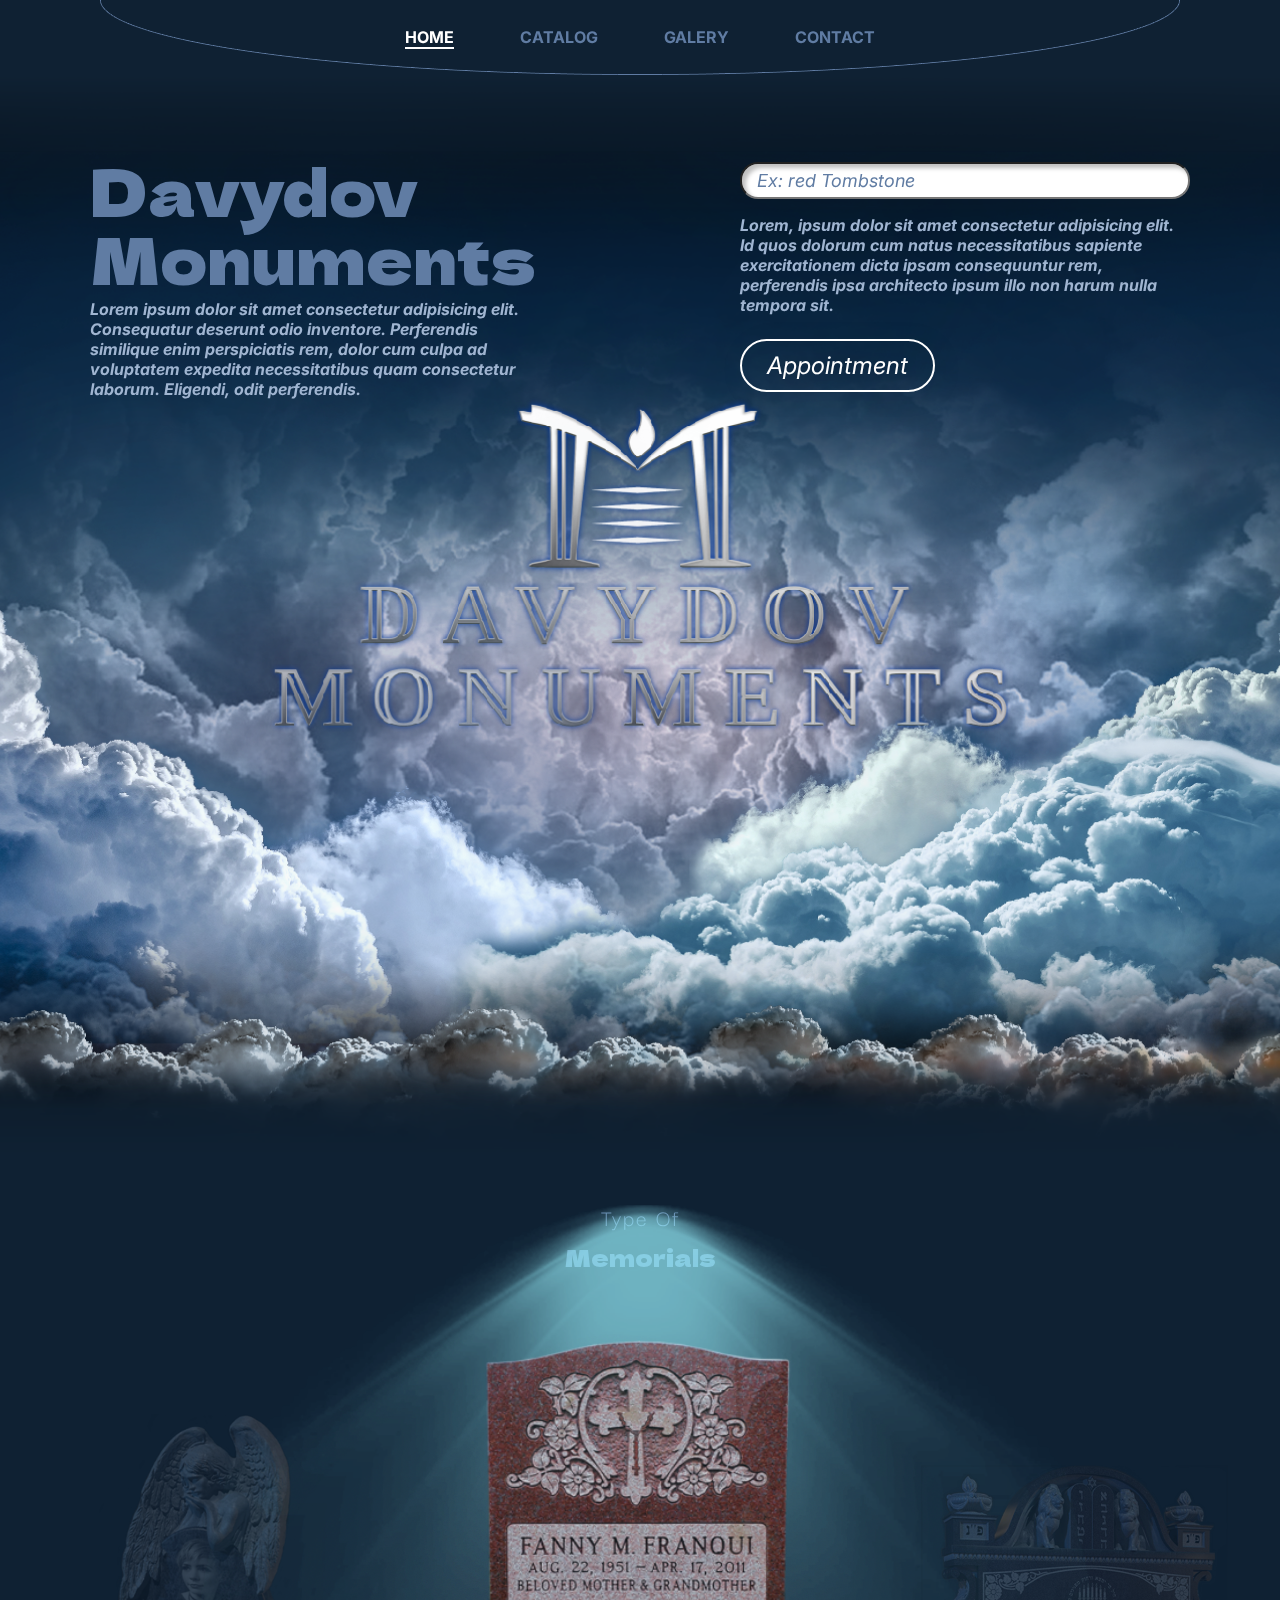
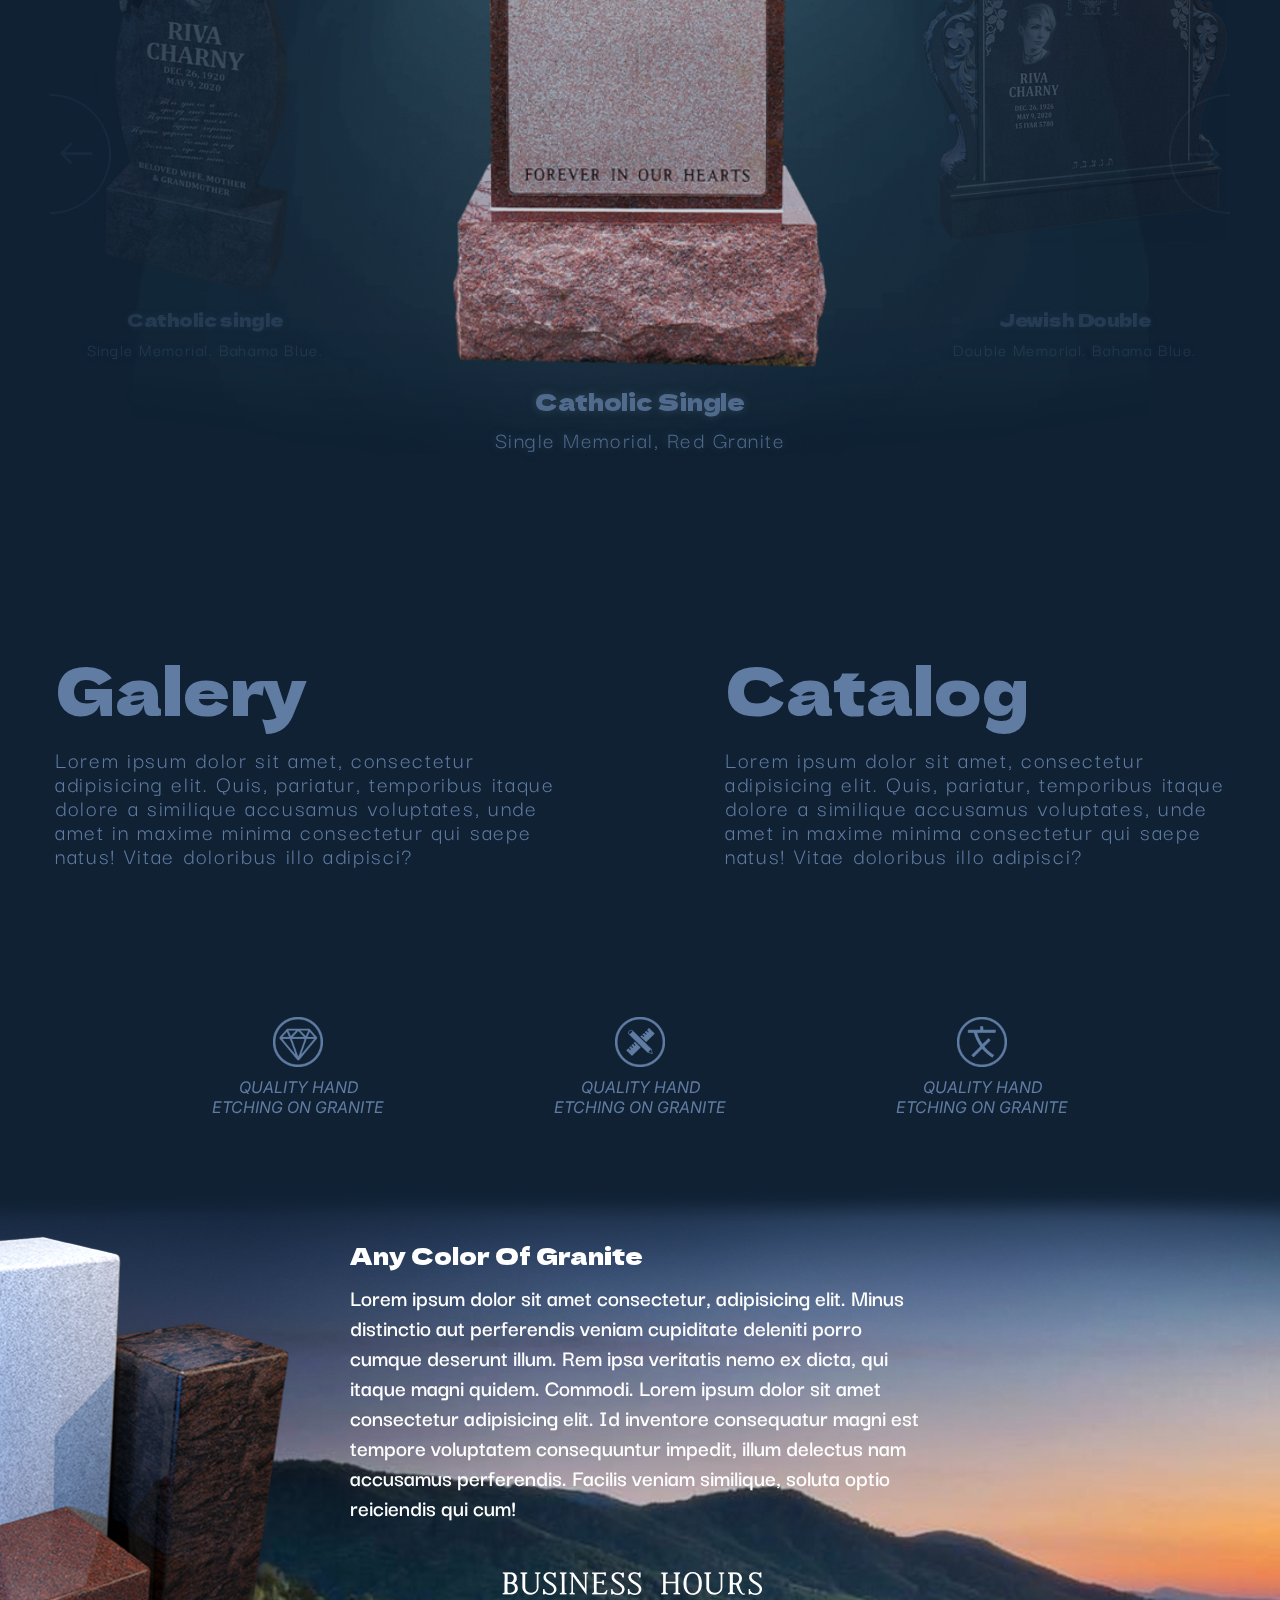
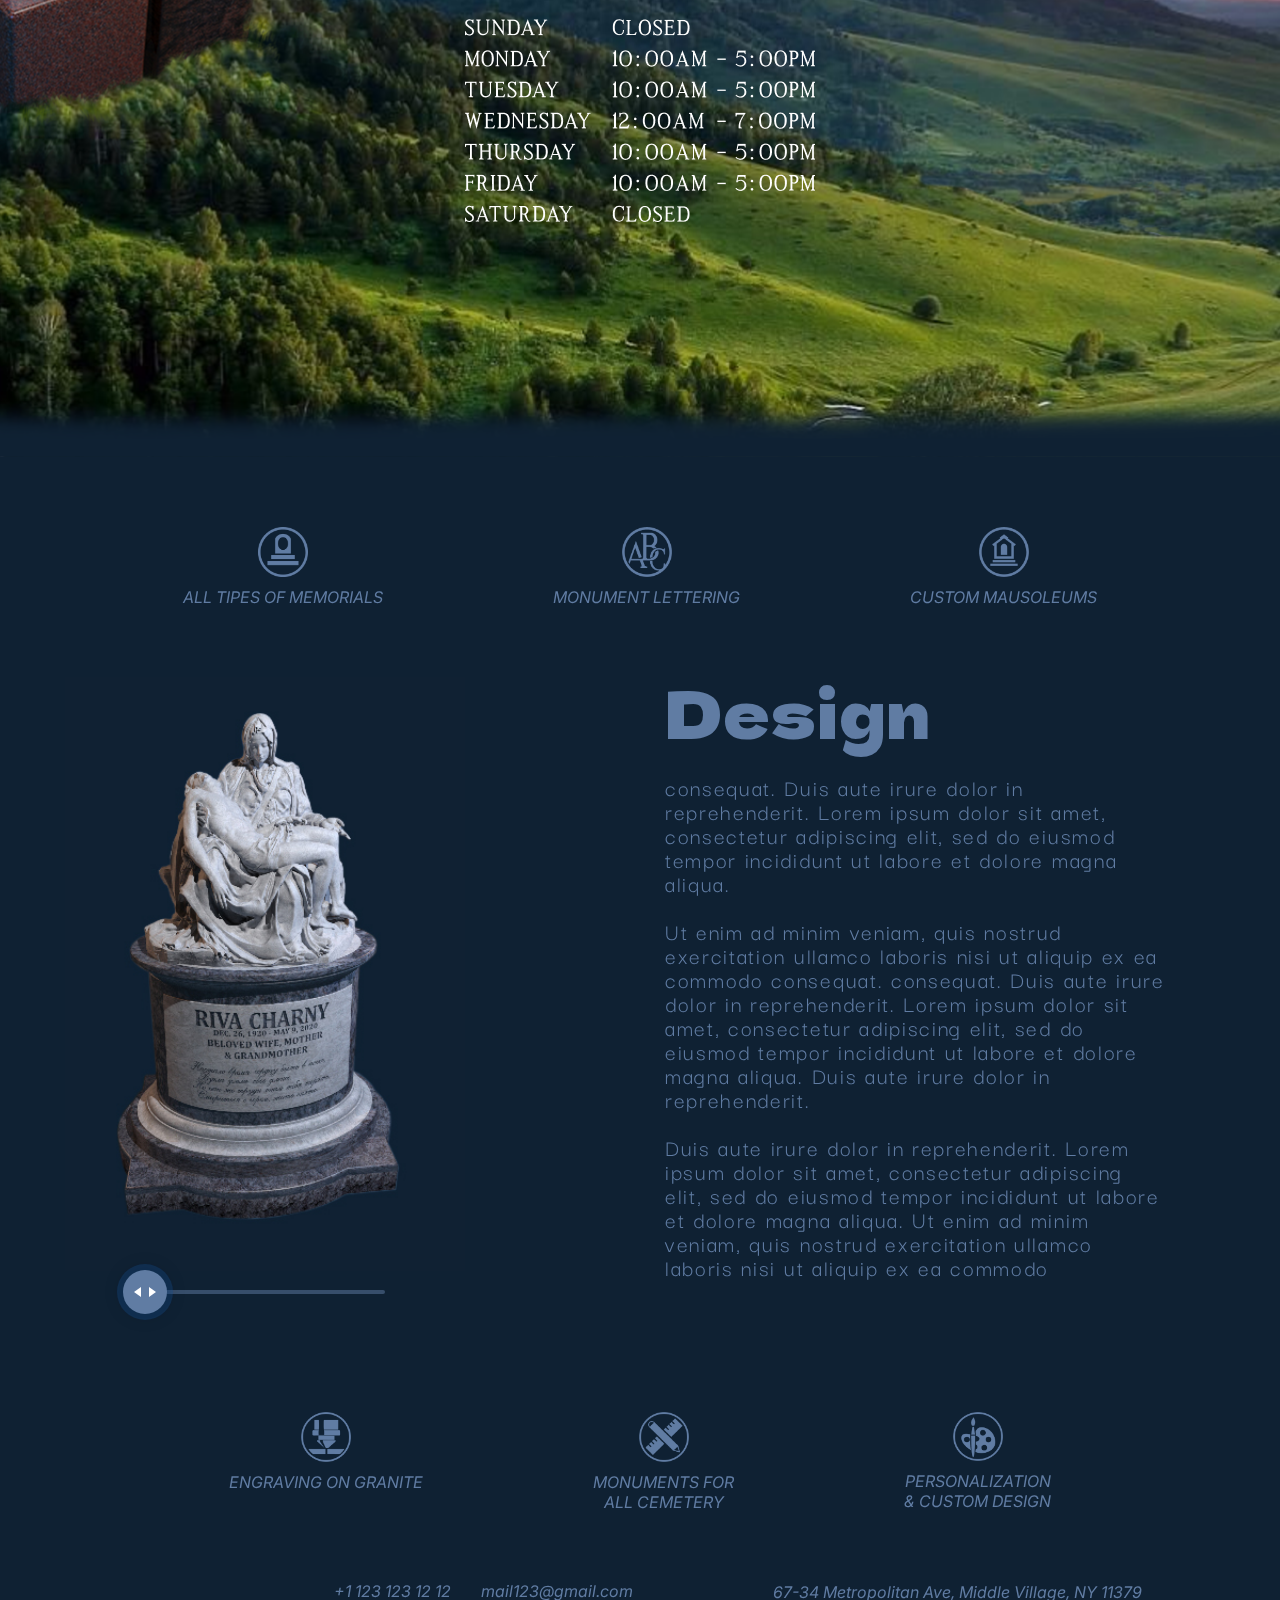
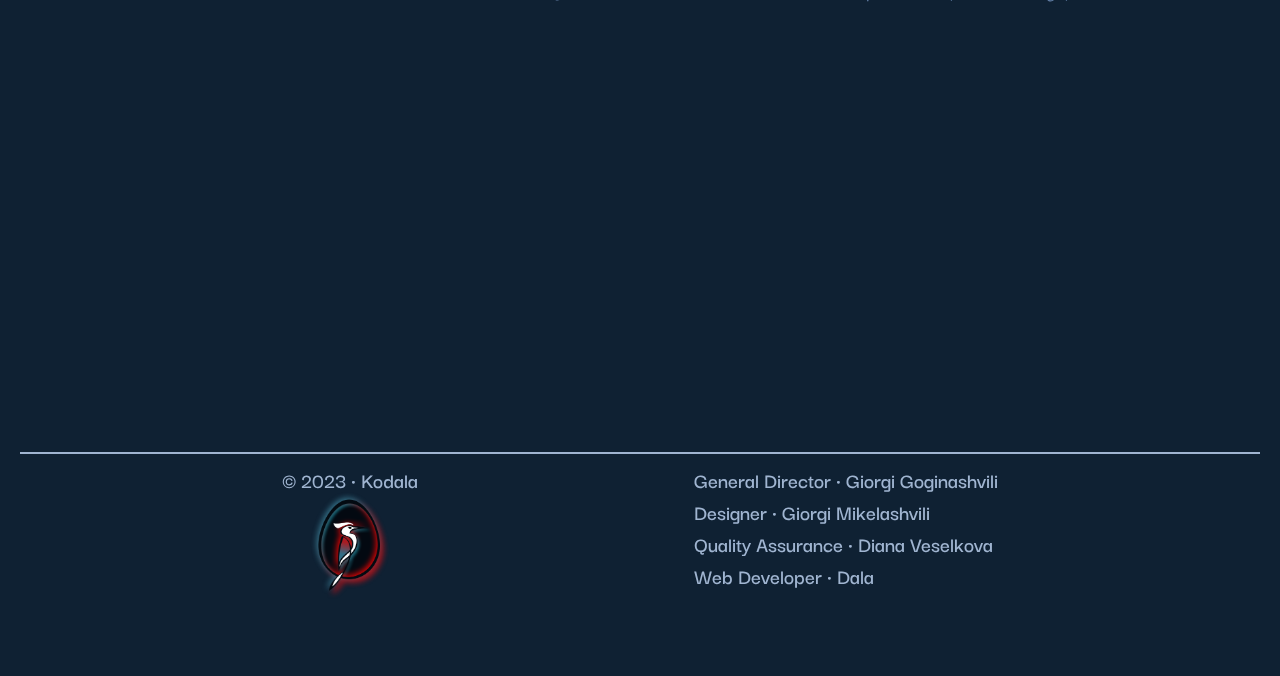
<file: index.html>
<!DOCTYPE html>
<html lang="en">

<head>
    <meta charset="UTF-8">
    <meta http-equiv="X-UA-Compatible" content="IE=edge">
    <meta name="viewport" content="width=device-width, initial-scale=1.0">
    <title>Davydov Tombstones</title>
    <link rel="icon" href="./assets/img/favicon.png">

    <!-- GSAP LIBRARY | SCROLL -->
    <script src="./assets/libs/gsap/gsap.min.js" defer></script>
    <script src="./assets/libs/gsap/ScrollTrigger.min.js" defer></script>
    <script src="./assets/libs/gsap/ScrollSmoother.min.js" defer></script>
    <!-- PARALLAX SCROLLING -->
    <script src="./assets/js/scroll.js" defer></script>

    <!-- SWIPER LIBRARY -->
    <link rel="stylesheet" href="./assets/libs/swiper/swiper-bundle.min.css">

    <!-- 360 DEGREES MONUMENT'S FILES -->
    <!-- CSS reset -->
    <link rel="stylesheet" href="./assets/styles/home-page/360DegMonument/reset.css">
    <link rel="stylesheet" href="./assets/styles/home-page/360DegMonument/tombstone360View.css"> <!-- Resource style -->
    <script src="./assets/js/360DegMonument/modernizr.js"></script> <!-- Modernizr -->

    <!-- ICONS -->
    <link rel="stylesheet" href="https://cdnjs.cloudflare.com/ajax/libs/font-awesome/6.1.1/css/all.min.css"
        integrity="sha512-KfkfwYDsLkIlwQp6LFnl8zNdLGxu9YAA1QvwINks4PhcElQSvqcyVLLD9aMhXd13uQjoXtEKNosOWaZqXgel0g=="
        crossorigin="anonymous" referrerpolicy="no-referrer" />

    <!-- Resource of Page's Styles -->
    <link rel="stylesheet" href="./assets/styles/primary-styles.css">
    <link rel="stylesheet" href="./assets/styles/styles.css">
    <link rel="stylesheet" href="./assets/styles/home-responsive.css">
    <link rel="stylesheet" href="./assets/styles/primary-styles-responsive.css">
    <!-- TOMBSTONE SLIDE STYLE -->
    <link rel="stylesheet" href="./assets/styles/home-page/tombstone-slide.css">
</head>

<body>
    <div class="wrapper">
        <div class="content">
            <header class="header">
                <div class="header-wrapper">
                    <nav class="header-nav">
                        <ul>
                            <li>
                                <a class="primary-page-link primary-active-page" href="./index.html">home</a>
                            </li>
                            <li>
                                <a class="primary-page-link" href="./catalog.html">catalog</a>
                            </li>
                            <li>
                                <a class="primary-page-link" href="./galery.html">galery</a>
                            </li>
                            <li>
                                <a class="primary-page-link" href="./contact.html">contact</a>
                            </li>
                        </ul>
                    </nav>
                    <div class="header-btns">
                        <a href="./index.html">
                            <div class="logo" style="background-image: url(./assets/img/headerImgs/logo.png)"></div>
                        </a>
                        <button class="header-hamburger-btn">
                            <div class="hamburger-btn-bar"></div>
                        </button>
                    </div>
                    <nav class="mobile-nav">
                        <div class="mobile-nav-content">
                            <ul>
                                <li>
                                    <a class="primary-page-link primary-active-page" href="./index.html">home</a>
                                </li>
                                <li>
                                    <a class="primary-page-link" href="./catalog.html">catalog</a>
                                </li>
                                <li>
                                    <a class="primary-page-link" href="./galery.html">galery</a>
                                </li>
                                <li>
                                    <a class="primary-page-link" href="./contact.html">contact</a>
                                </li>
                            </ul>
                        
                            <div class="mobile-nav-social-links-container">
                                <div class="mobile-nav-social-links">
                                    <a href="#">
                                        <i class="fa-brands fa-youtube social-icons"></i>
                                    </a>
                                    <a href="#">
                                        <i class="fa-brands fa-facebook social-icons"></i>
                                    </a>
                                    <a href="#">
                                        <i class="fa-brands fa-instagram social-icons"></i>
                                    </a>
                                </div>
                                <div class="mobile-nav-contact-container">
                                    <a class="mobile-nav-whatsup-caption" href="tel:+11231231212">
                                        <i class="fa-brands fa-whatsapp contact-icons"></i>
                                        +1 123 123 12 12
                                    </a>
                                    <a class="mobile-nav-email-caption" href="mailto:mail123@gmail.com">
                                        <i class="fa-regular fa-envelope contact-icons"></i>
                                        mail123@gmail.com
                                    </a>
                                </div>
                                <div class="mobile-nav-address-container">
                                    <a class="mobile-nav-address"
                                        href="https://www.google.com/maps/search/67-34+Metropolitan+Ave,+Middle+Village,+NY+11379/"
                                        target="_blank">
                                        <i class="fa-sharp fa-solid fa-location-dot contact-icons"></i>
                                        67-34 Metropolitan Ave, Middle Village, NY 11379</a>
                                </div>
                            </div>
                            <div class="mobile-nav-copy-container">
                                <div class="mobile-nav-copy-left-side">
                                    <p class="mobile-nav-copy-text">© 2023 • Kodala</p>
                                    <div class="mobile-nav-kodala-logo" style="background-image: url(./assets/img/kodala-logo.png);"></div>
                                </div>
                                <div class="mobile-nav-creators-box">
                                    <p class="mobile-nav-creator-text">General Director • Giorgi Goginashvili</p>
                                    <p class="mobile-nav-creator-text">Designer • Giorgi Mikelashvili</p>
                                    <p class="mobile-nav-creator-text">Quality Assurance • Diana Veselkova</p>
                                    <p class="mobile-nav-creator-text">Web Developer • Dala</p>
                                </div>
                            </div>
                        </div>
                    </nav>
                </div>
            </header>
            <!-- <div class="smooth-wrapper">
                <div class="smooth-content"> -->
                    <main>
                        <section class="home-section">
                            <div class="home-section-backgorund-container">
                                <div class="parallax-layer layer-base"
                                    style="background-image: url(./assets/img/parallaxBackground/sky-base.png)">
                                </div>
                                <div class="parallax-layer layer-logo"
                                    style="background-image: url(./assets/img/parallaxBackground/Logo.png)">
                                </div>
                                <div class="parallax-layer layer-middle"
                                    style="background-image: url(./assets/img/parallaxBackground/sky-middle.png)"></div>
                            </div>
                            <div class="intro-wrapper">
                                <div class="intro-title-box">
                                    <h1 class="primary-title">
                                        davydov <br>
                                        monuments
                                    </h1>
                                    <p class="primary-caption-lil">
                                        Lorem ipsum dolor sit amet consectetur adipisicing elit. Consequatur deserunt
                                        odio
                                        inventore. Perferendis similique enim perspiciatis rem, dolor cum culpa ad
                                        voluptatem
                                        expedita necessitatibus quam consectetur laborum. Eligendi, odit perferendis.
                                    </p>
                                </div>
                                <div class="intro-search-bar-box">
                                    <input class="primary-seacrh-bar-1" type="search" id="intro-search-input"
                                        placeholder="Ex: red Tombstone" />
                                    <div class="intro-caption-box">
                                        <p class="primary-caption-lil">
                                            Lorem, ipsum dolor sit amet consectetur adipisicing elit. Id quos dolorum
                                            cum natus
                                            necessitatibus sapiente exercitationem dicta ipsam consequuntur rem,
                                            perferendis
                                            ipsa architecto ipsum illo non harum nulla tempora sit.
                                        </p>
                                        <button class="primary-btn-1">Appointment</button>
                                    </div>
                                </div>
                            </div>
                        </section>
                        <section class="tombstone-section">
                            <div class="tombstone-section-wrapper">
                                <div class="tombstone-slide-container">
                                    <div class="tombstone-title-box">
                                        <p class="primary-caption">Type Of</p>
                                        <h1 class="primary-title-lil">Memorials</h1>
                                    </div>
                                    <div class="tombstone-slide-wrapper">
                                        <div class="tombstones-slide-box">
                                            <!-- Slider main container -->
                                            <div class="tombstone-slide">
                                                <!-- Additional required wrapper -->
                                                <div class="tombstone-card-wrapper swiper-wrapper">
                                                    <!-- Slides -->
                                                    <div class="tombstone-card swiper-slide">
                                                        <div class="tombstone-img-3d-box">
                                                            <div class="tombstone-img-left-side">
                                                                <div class="tombstone-img"
                                                                    style="background-image: url(./assets/img/tombstoneImgs/tombstone-1.png);">
                                                                </div>
                                                            </div>
                                                            <div class="tombstone-img-rigth-side">
                                                                <div class="tombstone-img"
                                                                    style="background-image: url(./assets/img/tombstoneImgs/tombstone-1.png);">
                                                                </div>
                                                            </div>
                                                        </div>
                                                        <!-- <p>Double</p> -->
                                                        <div class="tombstone-card-caption">
                                                            <h1 class="primary-title-lil">Catholic Single</h1>
                                                            <p class="primary-caption">Single Memorial, Red Granite</p>
                                                        </div>
                                                    </div>

                                                    <div class="tombstone-card swiper-slide">
                                                        <div class="tombstone-img-3d-box">
                                                            <div class="tombstone-img-left-side">
                                                                <div class="tombstone-img"
                                                                    style="background-image: url(./assets/img/tombstoneImgs/tombstone-2.png);">
                                                                </div>
                                                            </div>
                                                            <div class="tombstone-img-rigth-side">
                                                                <div class="tombstone-img"
                                                                    style="background-image: url(./assets/img/tombstoneImgs/tombstone-2.png);">
                                                                </div>
                                                            </div>
                                                        </div>
                                                        <!-- <p>Single</p> -->
                                                        <div class="tombstone-card-caption">
                                                            <h1 class="primary-title-lil">Jewish Double</h1>
                                                            <p class="primary-caption">Double Memorial. Bahama Blue.</p>
                                                        </div>
                                                    </div>

                                                    <div class="tombstone-card swiper-slide">
                                                        <div class="tombstone-img-3d-box">
                                                            <div class="tombstone-img-left-side">
                                                                <div class="tombstone-img"
                                                                    style="background-image: url(./assets/img/tombstoneImgs/tombstone-3.png);">
                                                                </div>
                                                            </div>
                                                            <div class="tombstone-img-rigth-side">
                                                                <div class="tombstone-img"
                                                                    style="background-image: url(./assets/img/tombstoneImgs/tombstone-3.png);">
                                                                </div>
                                                            </div>
                                                        </div>
                                                        <!-- <p>Double Process</p> -->
                                                        <div class="tombstone-card-caption">
                                                            <h1 class="primary-title-lil">Catholic single</h1>
                                                            <p class="primary-caption">Single Memorial. Bahama Blue.</p>
                                                        </div>
                                                    </div>

                                                </div>

                                            </div>

                                            <div class="tombstone-slide-navigation">
                                                <div class="tombstone-slide-navigation-prev"></div>
                                                <div class="tombstone-slide-navigation-next"></div>
                                            </div>

                                        </div>
                                    </div>
                                </div>
                                <div class="tombstone-section-description">
                                    <div class="galary-description-box">
                                        <h1 class="primary-title">
                                            galery
                                        </h1>
                                        <p class="primary-caption">
                                            Lorem ipsum dolor sit amet, consectetur adipisicing elit. Quis, pariatur,
                                            temporibus
                                            itaque dolore a similique accusamus voluptates, unde amet in maxime minima
                                            consectetur qui saepe natus! Vitae doloribus illo adipisci?
                                        </p>
                                    </div>
                                    <div class="catalog-description-box">
                                        <h1 class="primary-title">
                                            catalog
                                        </h1>
                                        <p class="primary-caption">
                                            Lorem ipsum dolor sit amet, consectetur adipisicing elit. Quis, pariatur,
                                            temporibus
                                            itaque dolore a similique accusamus voluptates, unde amet in maxime minima
                                            consectetur qui saepe natus! Vitae doloribus illo adipisci?
                                        </p>
                                    </div>
                                </div>
                                <div class="slogans-container">
                                    <div class="slogan-box">
                                        <img class="primary-slogan-img" src="./assets/img/sloganImgs/slogan 1.png"
                                            alt="slogan image">
                                        <p class="primary-slogan-caption">
                                            quality hand <br>
                                            etching on granite
                                        </p>
                                    </div>
                                    <div class="slogan-box">
                                        <img class="primary-slogan-img" src="./assets/img/sloganImgs/slogan 2.png"
                                            alt="slogan image">
                                        <p class="primary-slogan-caption">
                                            quality hand <br>
                                            etching on granite
                                        </p>
                                    </div>
                                    <div class="slogan-box">
                                        <img class="primary-slogan-img" src="./assets/img/sloganImgs/slogan 3.png"
                                            alt="slogan image">
                                        <p class="primary-slogan-caption">
                                            quality hand <br>
                                            etching on granite
                                        </p>
                                    </div>
                                </div>
                            </div>
                        </section>
                        <section class="about-office-section">
                            <div class="about-office-wrapper">
                                <div class="about-office-background"
                                    style="background-image: url(./assets/img/graniteBackground.png)"></div>
                                <div class="about-office-content">
                                    <div class="about-office-title-container">
                                        <h1 class="about-office-title">
                                            Any Color Of Granite
                                        </h1>
                                        <p class="about-office-caption">
                                            Lorem ipsum dolor sit amet consectetur, adipisicing elit. Minus distinctio
                                            aut
                                            perferendis veniam cupiditate
                                            deleniti porro cumque deserunt illum. Rem ipsa veritatis nemo ex dicta, qui
                                            itaque
                                            magni quidem. Commodi.
                                            Lorem ipsum dolor sit amet consectetur adipisicing elit. Id inventore
                                            consequatur
                                            magni est tempore
                                            voluptatem consequuntur impedit, illum delectus nam accusamus perferendis.
                                            Facilis
                                            veniam similique, soluta
                                            optio reiciendis qui cum!
                                        </p>
                                    </div>

                                    <div class="working-hours-container">
                                        <div class="working-hours home-working-hours-color"></div>
                                    </div>
                                </div>
                            </div>
                        </section>
                        <section class="design-section">
                            <div class="design-section-wrapper">
                                <div class="design-section-content">
                                    <div class="slogans-container">
                                        <div class="slogan-box">
                                            <img class="primary-slogan-img" src="./assets/img/sloganImgs/slogan 4.png"
                                                alt="slogan image">
                                            <p class="primary-slogan-caption">
                                                all tipes of memorials
                                            </p>
                                        </div>
                                        <div class="slogan-box">
                                            <img class="primary-slogan-img" src="./assets/img/sloganImgs/slogan 5.png"
                                                alt="slogan image">
                                            <p class="primary-slogan-caption">
                                                monument lettering
                                            </p>
                                        </div>
                                        <div class="slogan-box">
                                            <img class="primary-slogan-img" src="./assets/img/sloganImgs/slogan 6.png"
                                                alt="slogan image">
                                            <p class="primary-slogan-caption">
                                                custom mausoleums
                                            </p>
                                        </div>
                                    </div>
                                    <div class="design-box">
                                        <div class="monument-container">
                                            <div class="cd-product-viewer-wrapper" data-frame="16" data-friction="0.33">
                                                <div>
                                                    <figure class="product-viewer">
                                                        <img class="monument-360Deg"
                                                            src="./assets/img/360DegMonument/img-loading.jpg"
                                                            alt="Product Preview">
                                                        <div class="product-sprite"
                                                            data-image="./assets/img/360DegMonument/img-sprite.jpg">
                                                        </div>
                                                    </figure> <!-- .product-viewer -->

                                                    <div class="cd-product-viewer-handle">
                                                        <span class="fill"></span>
                                                        <span class="handle">Handle</span>
                                                    </div>
                                                </div> <!-- .cd-product-viewer-handle -->
                                            </div> <!-- .cd-product-viewer-wrapper -->
                                        </div>

                                        <div class="design-title-container">
                                            <h1 class="primary-title">
                                                Design
                                            </h1>
                                            <p class="design-caption primary-caption">
                                                consequat. Duis aute irure dolor in reprehenderit. Lorem ipsum dolor sit
                                                amet,
                                                consectetur adipiscing elit, sed do
                                                eiusmod tempor incididunt ut labore et dolore magna
                                                aliqua. <br>
                                                <br>
                                                Ut enim ad minim veniam, quis nostrud exercitation ullamco laboris nisi
                                                ut
                                                aliquip
                                                ex ea commodo consequat.
                                                consequat. Duis aute irure dolor in reprehenderit. Lorem ipsum dolor sit
                                                amet,
                                                consectetur adipiscing elit, sed do
                                                eiusmod tempor incididunt ut labore et dolore magna
                                                aliqua. Duis aute irure dolor in reprehenderit. <br>
                                                <br>
                                                Duis aute irure dolor in reprehenderit. Lorem ipsum dolor sit amet,
                                                consectetur
                                                adipiscing elit, sed do eiusmod tempor
                                                incididunt ut labore et dolore magna aliqua. Ut enim ad minim veniam,
                                                quis
                                                nostrud
                                                exercitation ullamco laboris nisi ut
                                                aliquip ex ea commodo
                                            </p>
                                        </div>
                                    </div>
                                    <div class="slogans-container">
                                        <div class="slogan-box">
                                            <img class="primary-slogan-img" src="./assets/img/sloganImgs/slogan 7.png"
                                                alt="slogan image">
                                            <p class="primary-slogan-caption">
                                                engraving on granite
                                            </p>
                                        </div>
                                        <div class="slogan-box">
                                            <img class="primary-slogan-img" src="./assets/img/sloganImgs/slogan 8.png"
                                                alt="slogan image">
                                            <p class="primary-slogan-caption">
                                                monuments for <br>
                                                all cemetery
                                            </p>
                                        </div>
                                        <div class="slogan-box">
                                            <img class="primary-slogan-img" src="./assets/img/sloganImgs/slogan 9.png"
                                                alt="slogan image">
                                            <p class="primary-slogan-caption">
                                                personalization <br>
                                                & custom design
                                            </p>
                                        </div>
                                    </div>
                                </div>
                            </div>
                        </section>
                    </main>
                    <footer>
                        <div class="footer-wrapper">
                            <div class="footer-social-links-container">
                                <div class="footer-social-links">
                                    <a href="#">
                                        <i class="fa-brands fa-youtube footer-social-icons"></i>
                                    </a>
                                    <a href="#">
                                        <i class="fa-brands fa-facebook footer-social-icons"></i>
                                    </a>
                                    <a href="#">
                                        <i class="fa-brands fa-instagram footer-social-icons"></i>
                                    </a>
                                </div>
                                <div class="footer-contact-container">
                                    <a class="whatsup-caption" href="tel:+11231231212">
                                        <i class="fa-brands fa-whatsapp footer-contact-icons"></i>
                                        +1 123 123 12 12
                                    </a>
                                    <a class="email-caption" href="mailto:mail123@gmail.com">
                                        <i class="fa-regular fa-envelope footer-contact-icons"></i>
                                        mail123@gmail.com
                                    </a>
                                </div>
                                <div class="footer-address-container">
                                    <a class="footer-address"
                                        href="https://www.google.com/maps/search/67-34+Metropolitan+Ave,+Middle+Village,+NY+11379/"
                                        target="_blank">
                                        <i class="fa-sharp fa-solid fa-location-dot footer-contact-icons"></i>
                                        67-34 Metropolitan Ave, Middle Village, NY 11379</a>
                                </div>
                            </div>
                            <iframe class="footer-address-map"
                                src="https://www.google.com/maps/embed?pb=!1m18!1m12!1m3!1d1512.1294603953938!2d-73.89044471320442!3d40.71231630290286!2m3!1f0!2f0!3f0!3m2!1i1024!2i768!4f13.1!3m3!1m2!1s0x89c25e62aaedde8f%3A0xe4cf1dd9c9946255!2s67-34%20Metropolitan%20Ave%2C%20Middle%20Village%2C%20NY%2011379%2C%20USA!5e0!3m2!1sen!2sde!4v1678227033823!5m2!1sen!2sde"
                                width="600" height="450" style="border:0;" allowfullscreen="" loading="lazy"
                                referrerpolicy="no-referrer-when-downgrade"></iframe>
                            <div class="footer-copy-container">
                                <div class="footer-copy-left-side">
                                    <p class="footer-copy-text">© 2023 • Kodala</p>
                                    <div class="footer-kodala-logo" style="background-image: url(./assets/img/kodala-logo.png);"></div>
                                </div>
                                <div class="footer-creators-box">
                                    <p class="footer-creator-text">General Director • Giorgi Goginashvili</p>
                                    <p class="footer-creator-text">Designer • Giorgi Mikelashvili</p>
                                    <p class="footer-creator-text">Quality Assurance • Diana Veselkova</p>
                                    <p class="footer-creator-text">Web Developer • Dala</p>
                                </div>
                            </div>
                        </div>
                    </footer>
                <!-- </div>
            </div> -->
        </div>
    </div>

</body>
<!-- HEADER -->
<script src="./assets/js/header.js"></script>

<!-- SWIPER SLIDER -->
<script src="./assets/libs/swiper/swiper-bundle.min.js"></script>
<script src="./assets/js/tombstoneSlide.js"></script>

<!-- JQUERY | 360 DEGREES MONUMENT'S FILES -->
<script src="./assets/js/360DegMonument/jquery-2.1.4.js"></script>
<script src="./assets/js/360DegMonument/jquery.mobile.custom.min.js"></script>
<script src="./assets/js/360DegMonument/main.js"></script>

<!-- HAMBURGER MENU -->
<script src="./assets/js/hamburgerMenu.js"></script>

</html>
</file>
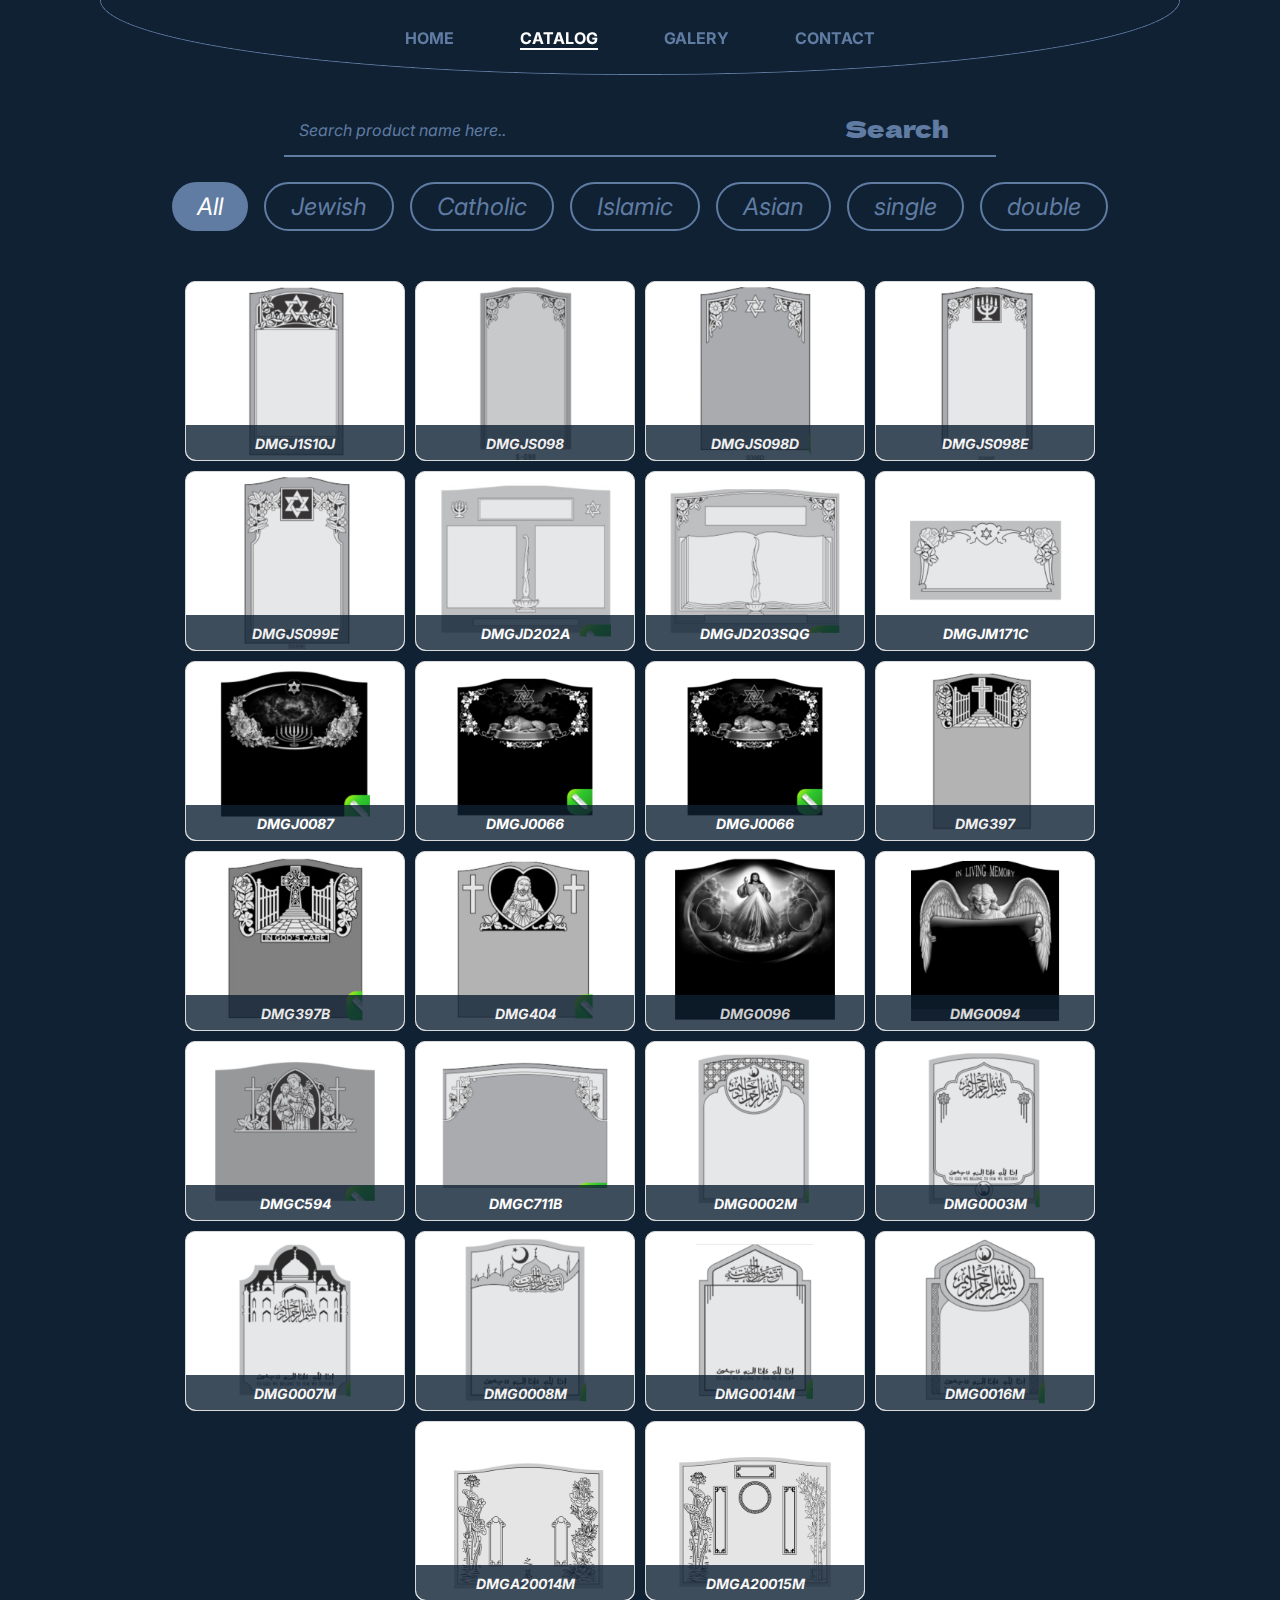
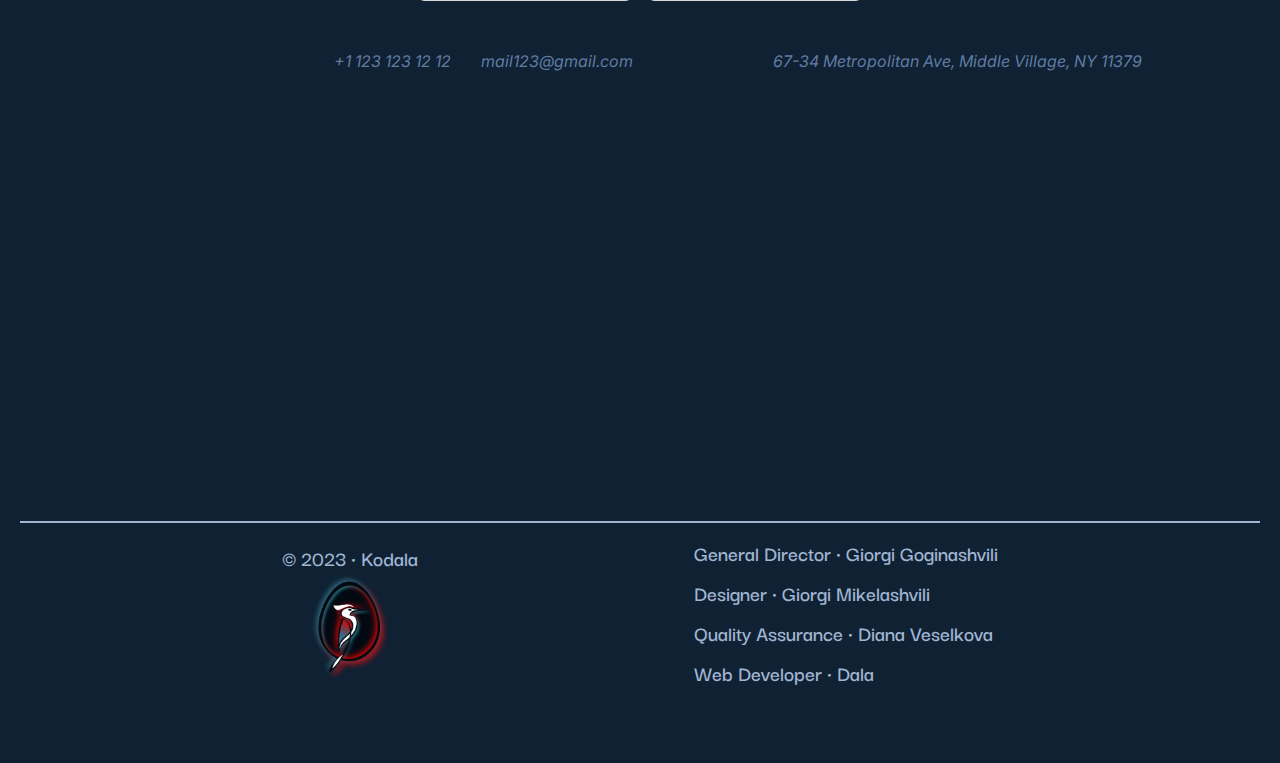
<file: catalog.html>
<!DOCTYPE html>
<html lang="en">
<head>
    <meta charset="UTF-8">
    <meta http-equiv="X-UA-Compatible" content="IE=edge">
    <meta name="viewport" content="width=device-width, initial-scale=1.0">
    <title>Catalog</title>

    <!-- GSAP LIBRARY | SCROLL -->
    <script src="./assets/libs/gsap/gsap.min.js" defer></script>
	<script src="./assets/libs/gsap/ScrollTrigger.min.js" defer></script>
	<script src="./assets/libs/gsap/ScrollSmoother.min.js" defer></script>
    <!-- PARALLAX SCROLLING -->
    <!-- <script src="./assets/js/scroll.js" defer></script> -->

    <!-- ICONS -->
    <link rel="stylesheet" href="https://cdnjs.cloudflare.com/ajax/libs/font-awesome/6.1.1/css/all.min.css"
        integrity="sha512-KfkfwYDsLkIlwQp6LFnl8zNdLGxu9YAA1QvwINks4PhcElQSvqcyVLLD9aMhXd13uQjoXtEKNosOWaZqXgel0g=="
        crossorigin="anonymous" referrerpolicy="no-referrer" />

    <!-- Resource of Page's Styles -->
    <link rel="stylesheet" href="./assets/styles/primary-styles.css">
    <link rel="stylesheet" href="./assets/styles/styles.css">
    <link rel="stylesheet" href="./assets/styles/home-responsive.css">
    <link rel="stylesheet" href="./assets/styles/primary-styles-responsive.css">
    <link rel="stylesheet" href="./assets/styles/catalog-page/catalog-page.css">
    <link rel="stylesheet" href="./assets/styles/catalog-page/catalog-page-responsive.css">
</head>
<body>
    <div class="wrapper">
        <div class="content">
            <header>
                <div class="header-wrapper">
                    <nav class="header-nav">
                        <ul>
                            <li>
                                <a class="primary-page-link" href="./index.html">home</a>
                            </li>
                            <li>
                                <a class="primary-page-link primary-active-page" href="./catalog.html">catalog</a>
                            </li>
                            <li>
                                <a class="primary-page-link" href="./galery.html">galery</a>
                            </li>
                            <li>
                                <a class="primary-page-link" href="./contact.html">contact</a>
                            </li>
                        </ul>
                    </nav>
                    <div class="header-btns">
                        <a href="./index.html">
                            <div class="logo" style="background-image: url(./assets/img/headerImgs/logo.png)"></div>
                        </a>
                        <button class="header-hamburger-btn">
                            <div class="hamburger-btn-bar"></div>
                        </button>
                    </div>
                    <nav class="mobile-nav">
                        <div class="mobile-nav-content">
                            <ul>
                                <li>
                                    <a class="primary-page-link" href="./index.html">home</a>
                                </li>
                                <li>
                                    <a class="primary-page-link primary-active-page" href="./catalog.html">catalog</a>
                                </li>
                                <li>
                                    <a class="primary-page-link" href="./galery.html">galery</a>
                                </li>
                                <li>
                                    <a class="primary-page-link" href="./contact.html">contact</a>
                                </li>
                            </ul>
                        
                            <div class="mobile-nav-social-links-container">
                                <div class="mobile-nav-social-links">
                                    <a href="#">
                                        <i class="fa-brands fa-youtube social-icons"></i>
                                    </a>
                                    <a href="#">
                                        <i class="fa-brands fa-facebook social-icons"></i>
                                    </a>
                                    <a href="#">
                                        <i class="fa-brands fa-instagram social-icons"></i>
                                    </a>
                                </div>
                                <div class="mobile-nav-contact-container">
                                    <a class="mobile-nav-whatsup-caption" href="tel:+11231231212">
                                        <i class="fa-brands fa-whatsapp contact-icons"></i>
                                        +1 123 123 12 12
                                    </a>
                                    <a class="mobile-nav-email-caption" href="mailto:mail123@gmail.com">
                                        <i class="fa-regular fa-envelope contact-icons"></i>
                                        mail123@gmail.com
                                    </a>
                                </div>
                                <div class="mobile-nav-address-container">
                                    <a class="mobile-nav-address"
                                        href="https://www.google.com/maps/search/67-34+Metropolitan+Ave,+Middle+Village,+NY+11379/"
                                        target="_blank">
                                        <i class="fa-sharp fa-solid fa-location-dot contact-icons"></i>
                                        67-34 Metropolitan Ave, Middle Village, NY 11379</a>
                                </div>
                            </div>
                            <div class="mobile-nav-copy-container">
                                <div class="mobile-nav-copy-left-side">
                                    <p class="mobile-nav-copy-text">© 2023 • Kodala</p>
                                    <div class="mobile-nav-kodala-logo" style="background-image: url(./assets/img/kodala-logo.png);"></div>
                                </div>
                                <div class="mobile-nav-creators-box">
                                    <p class="mobile-nav-creator-text">General Director • Giorgi Goginashvili</p>
                                    <p class="mobile-nav-creator-text">Designer • Giorgi Mikelashvili</p>
                                    <p class="mobile-nav-creator-text">Quality Assurance • Diana Veselkova</p>
                                    <p class="mobile-nav-creator-text">Web Developer • Dala</p>
                                </div>
                            </div>
                        </div>
                    </nav>
                </div>
            </header>
            <div class="smooth-wrapper">
                <div class="smooth-content">
                    <main>
                        <section class="catalog-section">
                            <div class="search-box">
                                <input class="primary-search-bar" id="primary-search-bar" type="search"
                                    placeholder="Search product name here.." />
                                <button class="primary-search-btn" id="primary-search-btn">Search</button>
                            </div>
                            <div class="radio-btns-wrapper" id="buttons">
                                <button class="radio-btn" onclick="filterProduct('all')">All</button>
                                <button class="radio-btn" onclick="filterProduct('Jewish')">Jewish</button>
                                <button class="radio-btn" onclick="filterProduct('Catholic')">Catholic</button>
                                <button class="radio-btn" onclick="filterProduct('Islamic')">Islamic</button>
                                <button class="radio-btn" onclick="filterProduct('Asian')">Asian</button>
                                <button class="radio-btn" onclick="filterProduct('single')">single</button>
                                <button class="radio-btn" onclick="filterProduct('double')">double</button>
                            </div>
                            <div class="products-box" id="products-box">
                                <!-- <div class="product-card">
                                    <div class="product-img-box">
                                        <img class="product-img" src="./assets/img/catalogImgs/DMG0002M.jpg" alt="">
                                        <div class="product-img" style="background-image: url(./assets/img/catalogImgs/DMGA20015M.jpg)"></div>
                                    </div>
                                    <div class="product-caption-box">
                                        <p class="product-caption">DMG0002M</p>
                                        <p class="product-caption">black</p>
                                        <p class="product-caption">double</p>
                                        <p class="product-caption">buddhist</p>
                                        <p class="product-caption">width 32 inch</p>
                                    </div>
                                </div> -->
                            </div>
                            <div class="modal-container hide">
                                <div class="modal-bg"></div>
                                <div class="modal-content">
                                    <div class="modal-image-box">
                                        <div class="modal-image"></div>
                                    </div>
                                    <div class="modal-caption-box">
                                        <div class="div-modal-caption-couple">
                                            <p class="modal-subtitle">Product Code :</p>
                                            <p class="modal-caption modal-caption-code" id="modal-caption-code"></p>
                                        </div>
                                        <div class="div-modal-caption-couple">
                                            <p class="modal-subtitle">Category :</p>
                                            <p class="modal-caption modal-caption-category" id="modal-caption-category"></p>
                                        </div>
                                        <div class="div-modal-caption-couple">
                                            <p class="modal-subtitle">Product Name :</p>
                                            <p class="modal-caption modal-caption-name" id="modal-caption-name"></p>
                                        </div>
                                        <div class="div-modal-caption-couple">
                                            <p class="modal-subtitle">Product Type :</p>
                                            <p class="modal-caption modal-caption-type" id="modal-caption-type"></p>
                                        </div>
                                    </div>
                                    <i class="modal-close fa-solid fa-xmark"></i>
                                </div>
                            </div>
                        </section>
                    </main>
                    <footer>
                        <div class="footer-wrapper">
                            <div class="footer-social-links-container">
                                <div class="footer-social-links">
                                    <a href="#">
                                        <i class="fa-brands fa-youtube footer-social-icons"></i>
                                    </a>
                                    <a href="#">
                                        <i class="fa-brands fa-facebook footer-social-icons"></i>
                                    </a>
                                    <a href="#">
                                        <i class="fa-brands fa-instagram footer-social-icons"></i>
                                    </a>
                                </div>
                                <div class="footer-contact-container">
                                    <a class="whatsup-caption" href="tel:+11231231212">
                                        <i class="fa-brands fa-whatsapp footer-contact-icons"></i>
                                        +1 123 123 12 12
                                    </a>
                                    <a class="email-caption" href="mailto:mail123@gmail.com">
                                        <i class="fa-regular fa-envelope footer-contact-icons"></i>
                                        mail123@gmail.com
                                    </a>
                                </div>
                                <div class="footer-address-container">
                                    <a class="footer-address"
                                        href="https://www.google.com/maps/search/67-34+Metropolitan+Ave,+Middle+Village,+NY+11379/"
                                        target="_blank">
                                        <i class="fa-sharp fa-solid fa-location-dot footer-contact-icons"></i>
                                        67-34 Metropolitan Ave, Middle Village, NY 11379</a>
                                </div>
                            </div>
                            <iframe class="footer-address-map"
                                src="https://www.google.com/maps/embed?pb=!1m18!1m12!1m3!1d1512.1294603953938!2d-73.89044471320442!3d40.71231630290286!2m3!1f0!2f0!3f0!3m2!1i1024!2i768!4f13.1!3m3!1m2!1s0x89c25e62aaedde8f%3A0xe4cf1dd9c9946255!2s67-34%20Metropolitan%20Ave%2C%20Middle%20Village%2C%20NY%2011379%2C%20USA!5e0!3m2!1sen!2sde!4v1678227033823!5m2!1sen!2sde"
                                width="600" height="450" style="border:0;" allowfullscreen="" loading="lazy"
                                referrerpolicy="no-referrer-when-downgrade"></iframe>
                            <div class="footer-copy-container">
                                <div class="footer-copy-left-side">
                                    <p class="footer-copy-text">© 2023 • Kodala</p>
                                    <div class="footer-kodala-logo" style="background-image: url(./assets/img/kodala-logo.png);"></div>
                                </div>
                                <div class="footer-creators-box">
                                    <p class="footer-creator-text">General Director • Giorgi Goginashvili</p>
                                    <p class="footer-creator-text">Designer • Giorgi Mikelashvili</p>
                                    <p class="footer-creator-text">Quality Assurance • Diana Veselkova</p>
                                    <p class="footer-creator-text">Web Developer • Dala</p>
                                </div>
                            </div>
                        </div>
                    </footer>
                </div>
            </div>
        </div>
    </div>
</body>
<!-- HEADER -->
<script src="./assets/js/header.js"></script>

<!-- CATALOG SCRIPT | CATALOG DATA -->
<script src="./assets/js/catalogPage/catalogData.js"></script>

<!-- HAMBURGER MENU -->
<script src="./assets/js/hamburgerMenu.js"></script>

</html>
</file>
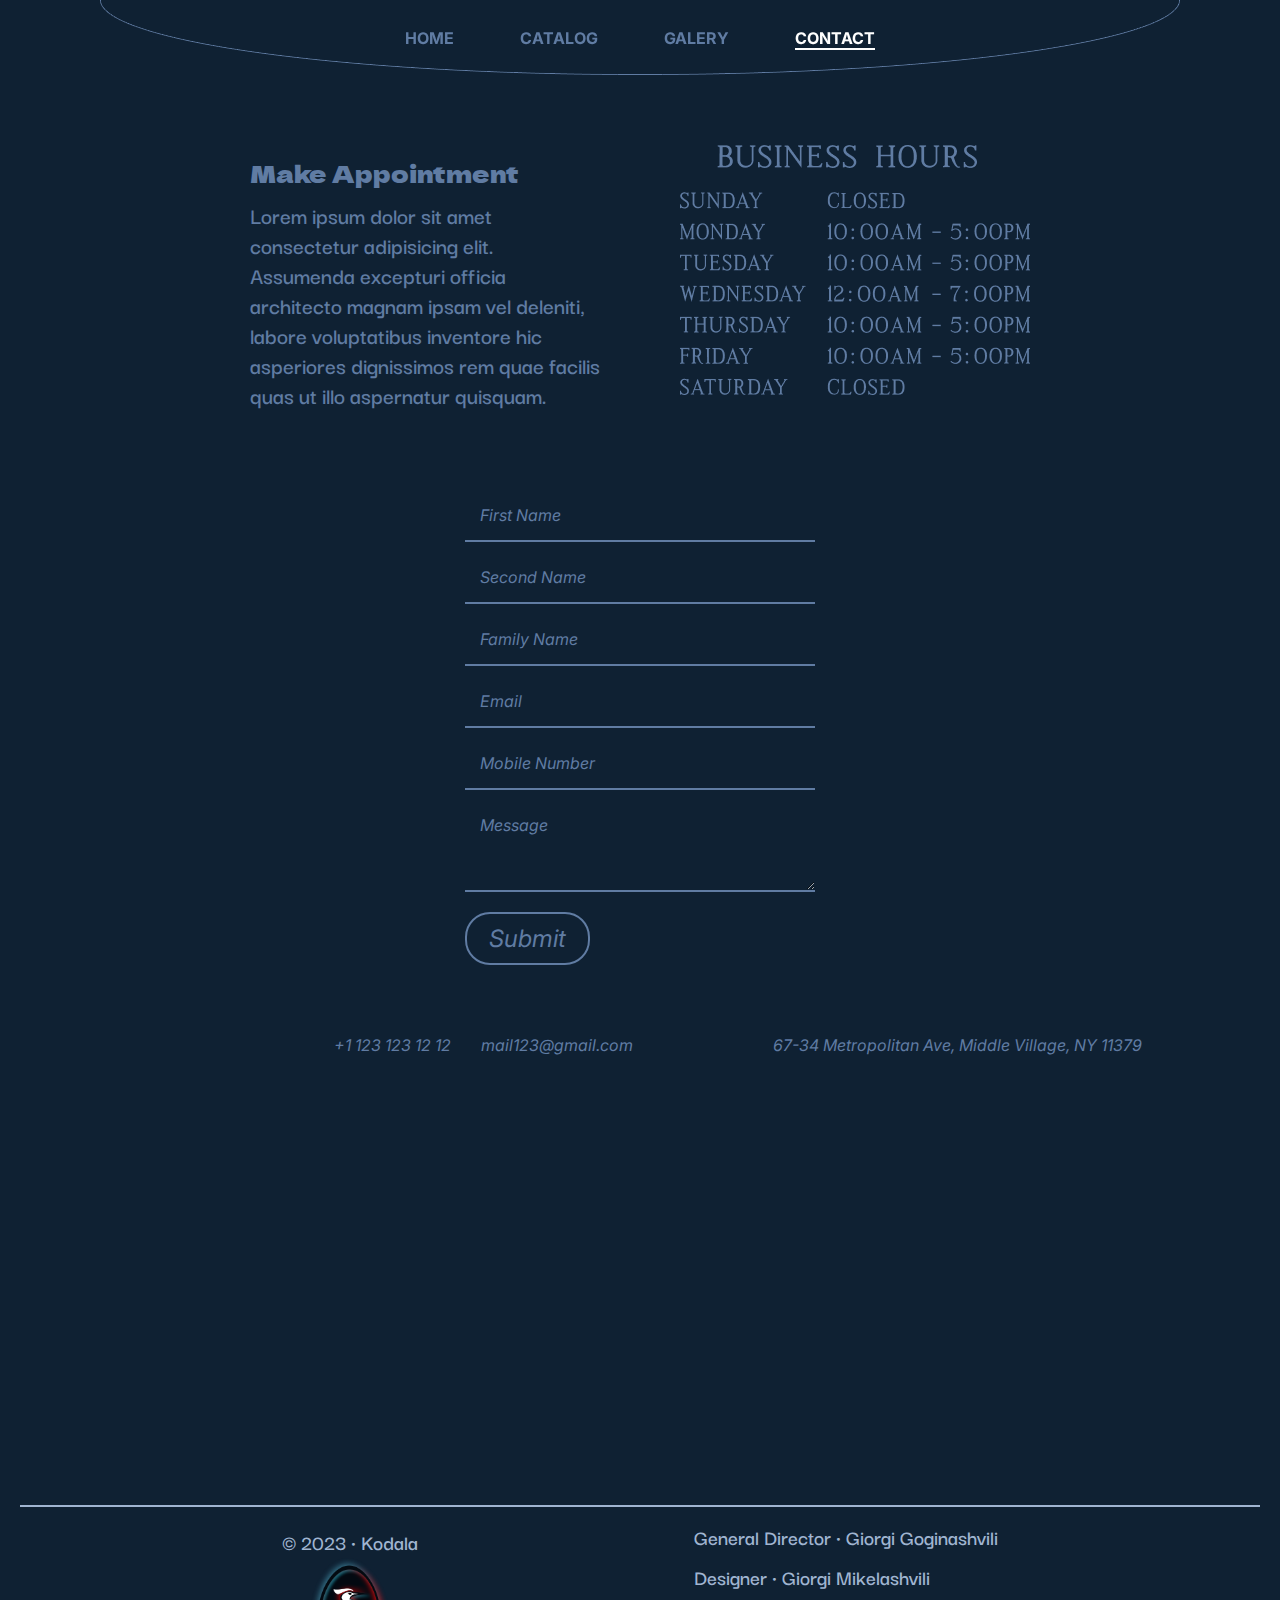
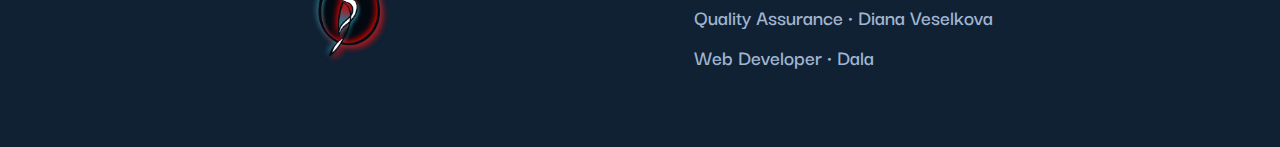
<file: contact.html>
<!DOCTYPE html>
<html lang="en">

<head>
    <meta charset="UTF-8">
    <meta http-equiv="X-UA-Compatible" content="IE=edge">
    <meta name="viewport" content="width=device-width, initial-scale=1.0">

    <title>Davydov Tombstones</title>

    <!-- GSAP LIBRARY | SCROLL -->
    <script src="./assets/libs/gsap/gsap.min.js" defer></script>
	<script src="./assets/libs/gsap/ScrollTrigger.min.js" defer></script>
	<script src="./assets/libs/gsap/ScrollSmoother.min.js" defer></script>
    <!-- PARALLAX SCROLLING -->
    <!-- <script src="./assets/js/scroll.js" defer></script> -->

    <!-- ICONS -->
    <link rel="stylesheet" href="https://cdnjs.cloudflare.com/ajax/libs/font-awesome/6.1.1/css/all.min.css"
        integrity="sha512-KfkfwYDsLkIlwQp6LFnl8zNdLGxu9YAA1QvwINks4PhcElQSvqcyVLLD9aMhXd13uQjoXtEKNosOWaZqXgel0g=="
        crossorigin="anonymous" referrerpolicy="no-referrer" />

    <!-- Resource of Page's Styles -->
    <link rel="stylesheet" href="./assets/styles/primary-styles.css">
    <link rel="stylesheet" href="./assets/styles/styles.css">
    <link rel="stylesheet" href="./assets/styles/primary-styles-responsive.css">
    <link rel="stylesheet" href="./assets/styles/home-responsive.css">
    <link rel="stylesheet" href="./assets/styles/contact-page/contact-page.css">
    <link rel="stylesheet" href="./assets/styles/contact-page/contact-page-responsive.css">
</head>

<body>
    <div class="wrapper">
        <div class="content">
            <header>
                <div class="header-wrapper">
                    <nav class="header-nav">
                        <ul>
                            <li>
                                <a class="primary-page-link" href="./index.html">home</a>
                            </li>
                            <li>
                                <a class="primary-page-link" href="./catalog.html">catalog</a>
                            </li>
                            <li>
                                <a class="primary-page-link" href="./galery.html">galery</a>
                            </li>
                            <li>
                                <a class="primary-page-link primary-active-page" href="./contact.html">contact</a>
                            </li>
                        </ul>
                    </nav>
                    <div class="header-btns">
                        <a href="./index.html">
                            <div class="logo" style="background-image: url(./assets/img/headerImgs/logo.png)"></div>
                        </a>
                        <button class="header-hamburger-btn">
                            <div class="hamburger-btn-bar"></div>
                        </button>
                    </div>
                    <nav class="mobile-nav">
                        <div class="mobile-nav-content">
                            <ul>
                                <li>
                                    <a class="primary-page-link" href="./index.html">home</a>
                                </li>
                                <li>
                                    <a class="primary-page-link" href="./catalog.html">catalog</a>
                                </li>
                                <li>
                                    <a class="primary-page-link" href="./galery.html">galery</a>
                                </li>
                                <li>
                                    <a class="primary-page-link primary-active-page" href="./contact.html">contact</a>
                                </li>
                            </ul>
                        
                            <div class="mobile-nav-social-links-container">
                                <div class="mobile-nav-social-links">
                                    <a href="#">
                                        <i class="fa-brands fa-youtube social-icons"></i>
                                    </a>
                                    <a href="#">
                                        <i class="fa-brands fa-facebook social-icons"></i>
                                    </a>
                                    <a href="#">
                                        <i class="fa-brands fa-instagram social-icons"></i>
                                    </a>
                                </div>
                                <div class="mobile-nav-contact-container">
                                    <a class="mobile-nav-whatsup-caption" href="tel:+11231231212">
                                        <i class="fa-brands fa-whatsapp contact-icons"></i>
                                        +1 123 123 12 12
                                    </a>
                                    <a class="mobile-nav-email-caption" href="mailto:mail123@gmail.com">
                                        <i class="fa-regular fa-envelope contact-icons"></i>
                                        mail123@gmail.com
                                    </a>
                                </div>
                                <div class="mobile-nav-address-container">
                                    <a class="mobile-nav-address"
                                        href="https://www.google.com/maps/search/67-34+Metropolitan+Ave,+Middle+Village,+NY+11379/"
                                        target="_blank">
                                        <i class="fa-sharp fa-solid fa-location-dot contact-icons"></i>
                                        67-34 Metropolitan Ave, Middle Village, NY 11379</a>
                                </div>
                            </div>
                            <div class="mobile-nav-copy-container">
                                <div class="mobile-nav-copy-left-side">
                                    <p class="mobile-nav-copy-text">© 2023 • Kodala</p>
                                    <div class="mobile-nav-kodala-logo" style="background-image: url(./assets/img/kodala-logo.png);"></div>
                                </div>
                                <div class="mobile-nav-creators-box">
                                    <p class="mobile-nav-creator-text">General Director • Giorgi Goginashvili</p>
                                    <p class="mobile-nav-creator-text">Designer • Giorgi Mikelashvili</p>
                                    <p class="mobile-nav-creator-text">Quality Assurance • Diana Veselkova</p>
                                    <p class="mobile-nav-creator-text">Web Developer • Dala</p>
                                </div>
                            </div>
                        </div>
                    </nav>
                </div>
            </header>
            <div class="smooth-wrapper">
                <div class="smooth-content">
                    <main>
                        <section class="contact-section">
                            <div class="contact-title-box">
                                <h1 class="primary-title-lil">
                                    Make Appointment
                                </h1>
                                <p class="contact-caption">
                                    Lorem ipsum dolor sit amet consectetur adipisicing elit. Assumenda excepturi officia
                                    architecto magnam ipsam vel deleniti, labore voluptatibus inventore hic asperiores
                                    dignissimos rem quae facilis quas ut illo aspernatur quisquam.
                                </p>
                            </div>
                            <div class="working-hours-container">
                                <div class="working-hours"
                                    style="background-image: url(./assets/img/workingHours/workingHours-primary-blue.png)">
                                </div>
                            </div>
                            <div class="survey-form-box">
                                <form action="">
                                    <input class="survey-form-input" type="text" placeholder="First Name" />
                                    <input class="survey-form-input" type="text" placeholder="Second Name" />
                                    <input class="survey-form-input" type="text" placeholder="Family Name" />
                                    <input class="survey-form-input" type="email" placeholder="Email" />
                                    <input class="survey-form-input" type="tel" placeholder="Mobile Number" />
                                    <textarea class="text-area" name="" id="" rows="3" cols="30"
                                        placeholder="Message"></textarea>
                                    <input class="survey-form-btn" type="submit" />
                                </form>
                            </div>
                        </section>
                    </main>
                    <footer>
                        <div class="footer-wrapper">
                            <div class="footer-social-links-container">
                                <div class="footer-social-links">
                                    <a href="#">
                                        <i class="fa-brands fa-youtube footer-social-icons"></i>
                                    </a>
                                    <a href="#">
                                        <i class="fa-brands fa-facebook footer-social-icons"></i>
                                    </a>
                                    <a href="#">
                                        <i class="fa-brands fa-instagram footer-social-icons"></i>
                                    </a>
                                </div>
                                <div class="footer-contact-container">
                                    <a class="whatsup-caption" href="tel:+11231231212">
                                        <i class="fa-brands fa-whatsapp footer-contact-icons"></i>
                                        +1 123 123 12 12
                                    </a>
                                    <a class="email-caption" href="mailto:mail123@gmail.com">
                                        <i class="fa-regular fa-envelope footer-contact-icons"></i>
                                        mail123@gmail.com
                                    </a>
                                </div>
                                <div class="footer-address-container">
                                    <a class="footer-address"
                                        href="https://www.google.com/maps/search/67-34+Metropolitan+Ave,+Middle+Village,+NY+11379/"
                                        target="_blank">
                                        <i class="fa-sharp fa-solid fa-location-dot footer-contact-icons"></i>
                                        67-34 Metropolitan Ave, Middle Village, NY 11379</a>
                                </div>
                            </div>
                            <iframe class="footer-address-map"
                                src="https://www.google.com/maps/embed?pb=!1m18!1m12!1m3!1d1512.1294603953938!2d-73.89044471320442!3d40.71231630290286!2m3!1f0!2f0!3f0!3m2!1i1024!2i768!4f13.1!3m3!1m2!1s0x89c25e62aaedde8f%3A0xe4cf1dd9c9946255!2s67-34%20Metropolitan%20Ave%2C%20Middle%20Village%2C%20NY%2011379%2C%20USA!5e0!3m2!1sen!2sde!4v1678227033823!5m2!1sen!2sde"
                                width="600" height="450" style="border:0;" allowfullscreen="" loading="lazy"
                                referrerpolicy="no-referrer-when-downgrade"></iframe>
                            <div class="footer-copy-container">
                                <div class="footer-copy-left-side">
                                    <p class="footer-copy-text">© 2023 • Kodala</p>
                                    <div class="footer-kodala-logo" style="background-image: url(./assets/img/kodala-logo.png);"></div>
                                </div>
                                <div class="footer-creators-box">
                                    <p class="footer-creator-text">General Director • Giorgi Goginashvili</p>
                                    <p class="footer-creator-text">Designer • Giorgi Mikelashvili</p>
                                    <p class="footer-creator-text">Quality Assurance • Diana Veselkova</p>
                                    <p class="footer-creator-text">Web Developer • Dala</p>
                                </div>
                            </div>
                        </div>
                    </footer>
                </div>
            </div>
        </div>
    </div>
</body>
<!-- HEADER -->
<script src="./assets/js/header.js"></script>

<!-- HAMBURGER MENU -->
<script src="./assets/js/hamburgerMenu.js"></script>

</html>
</file>
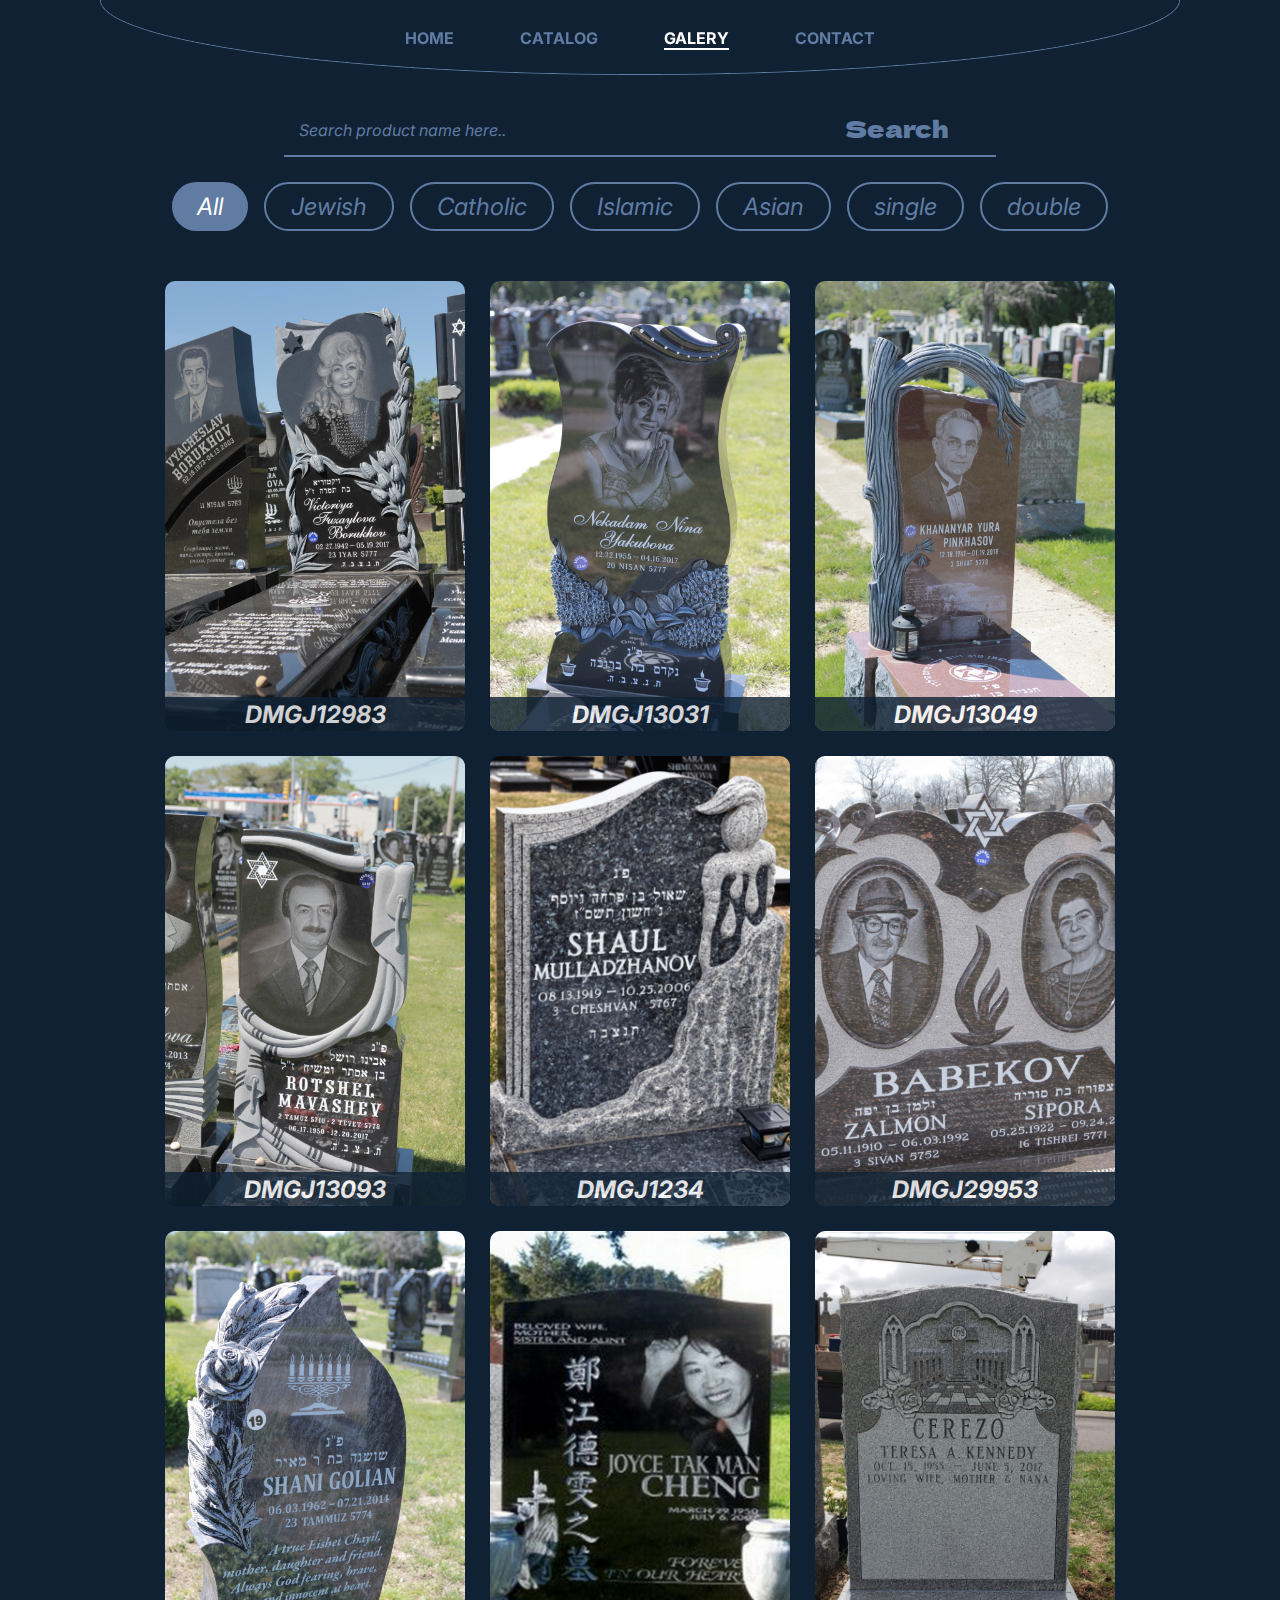
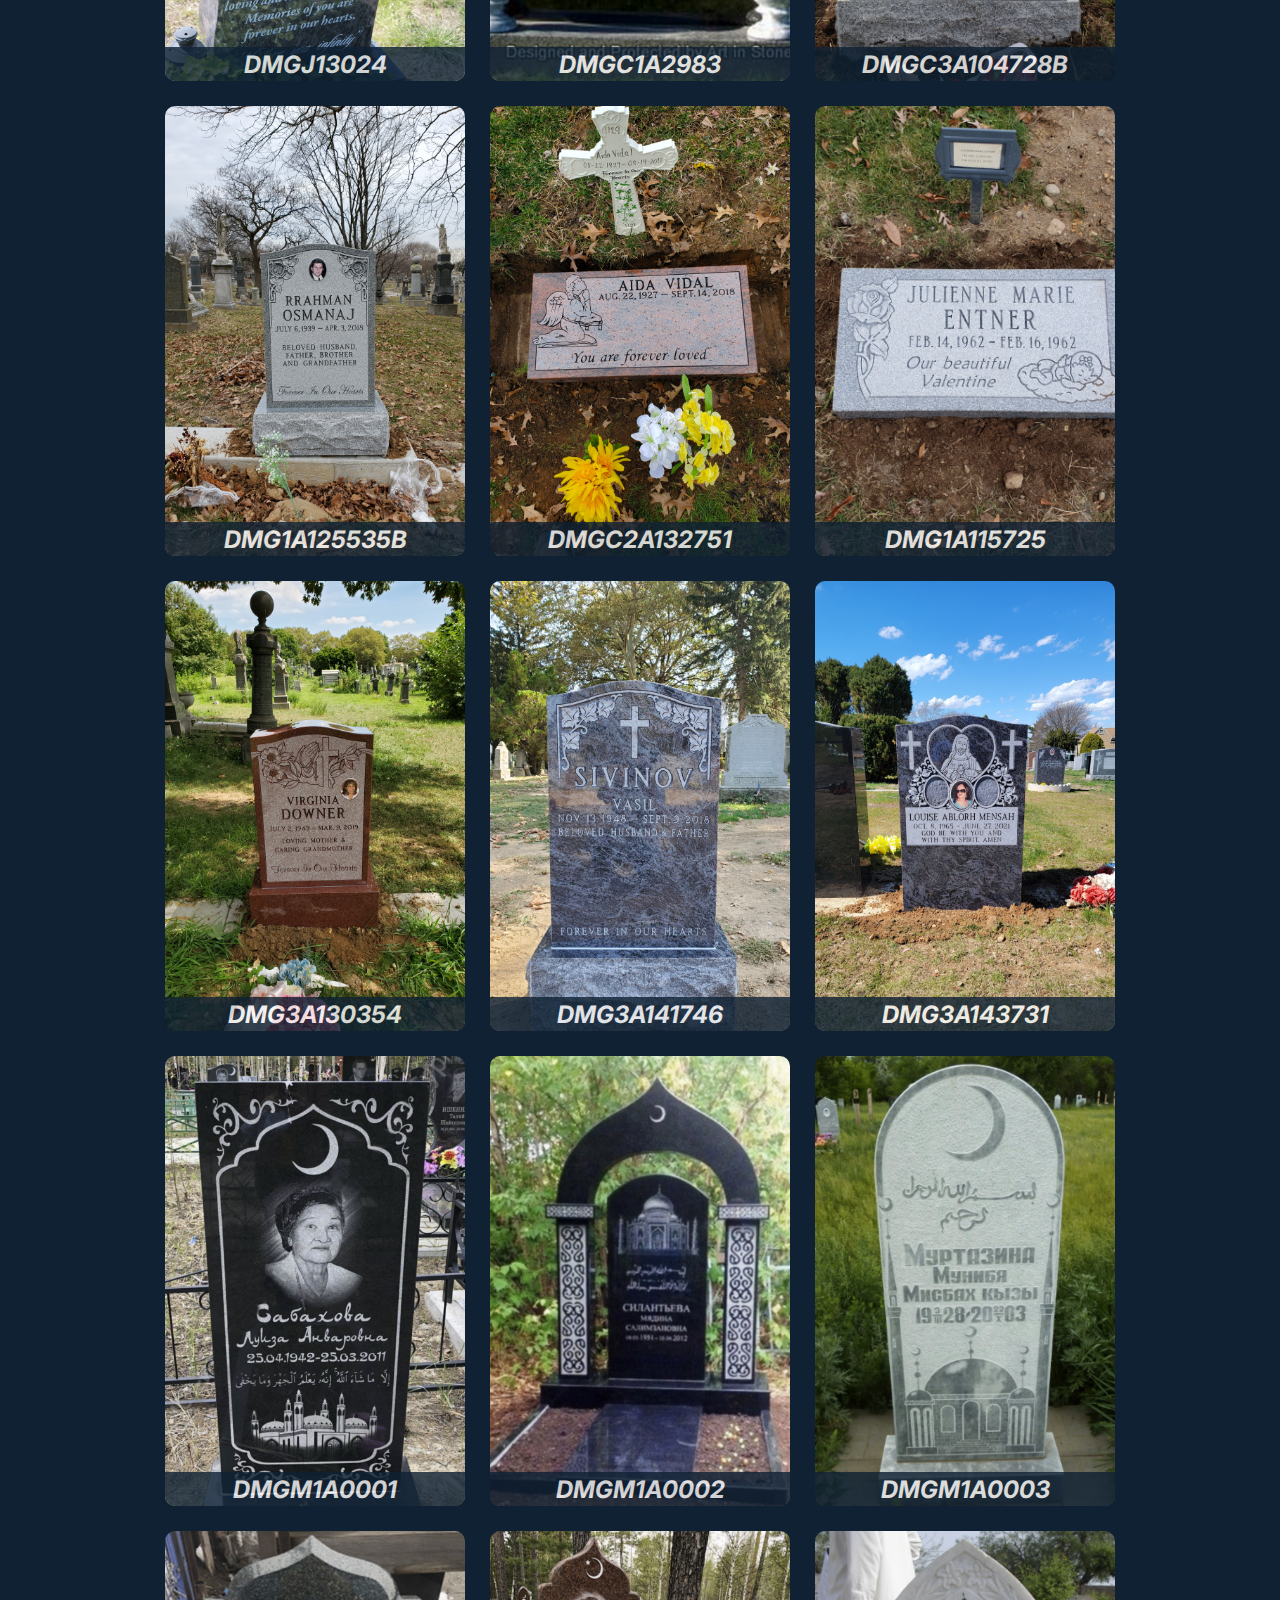
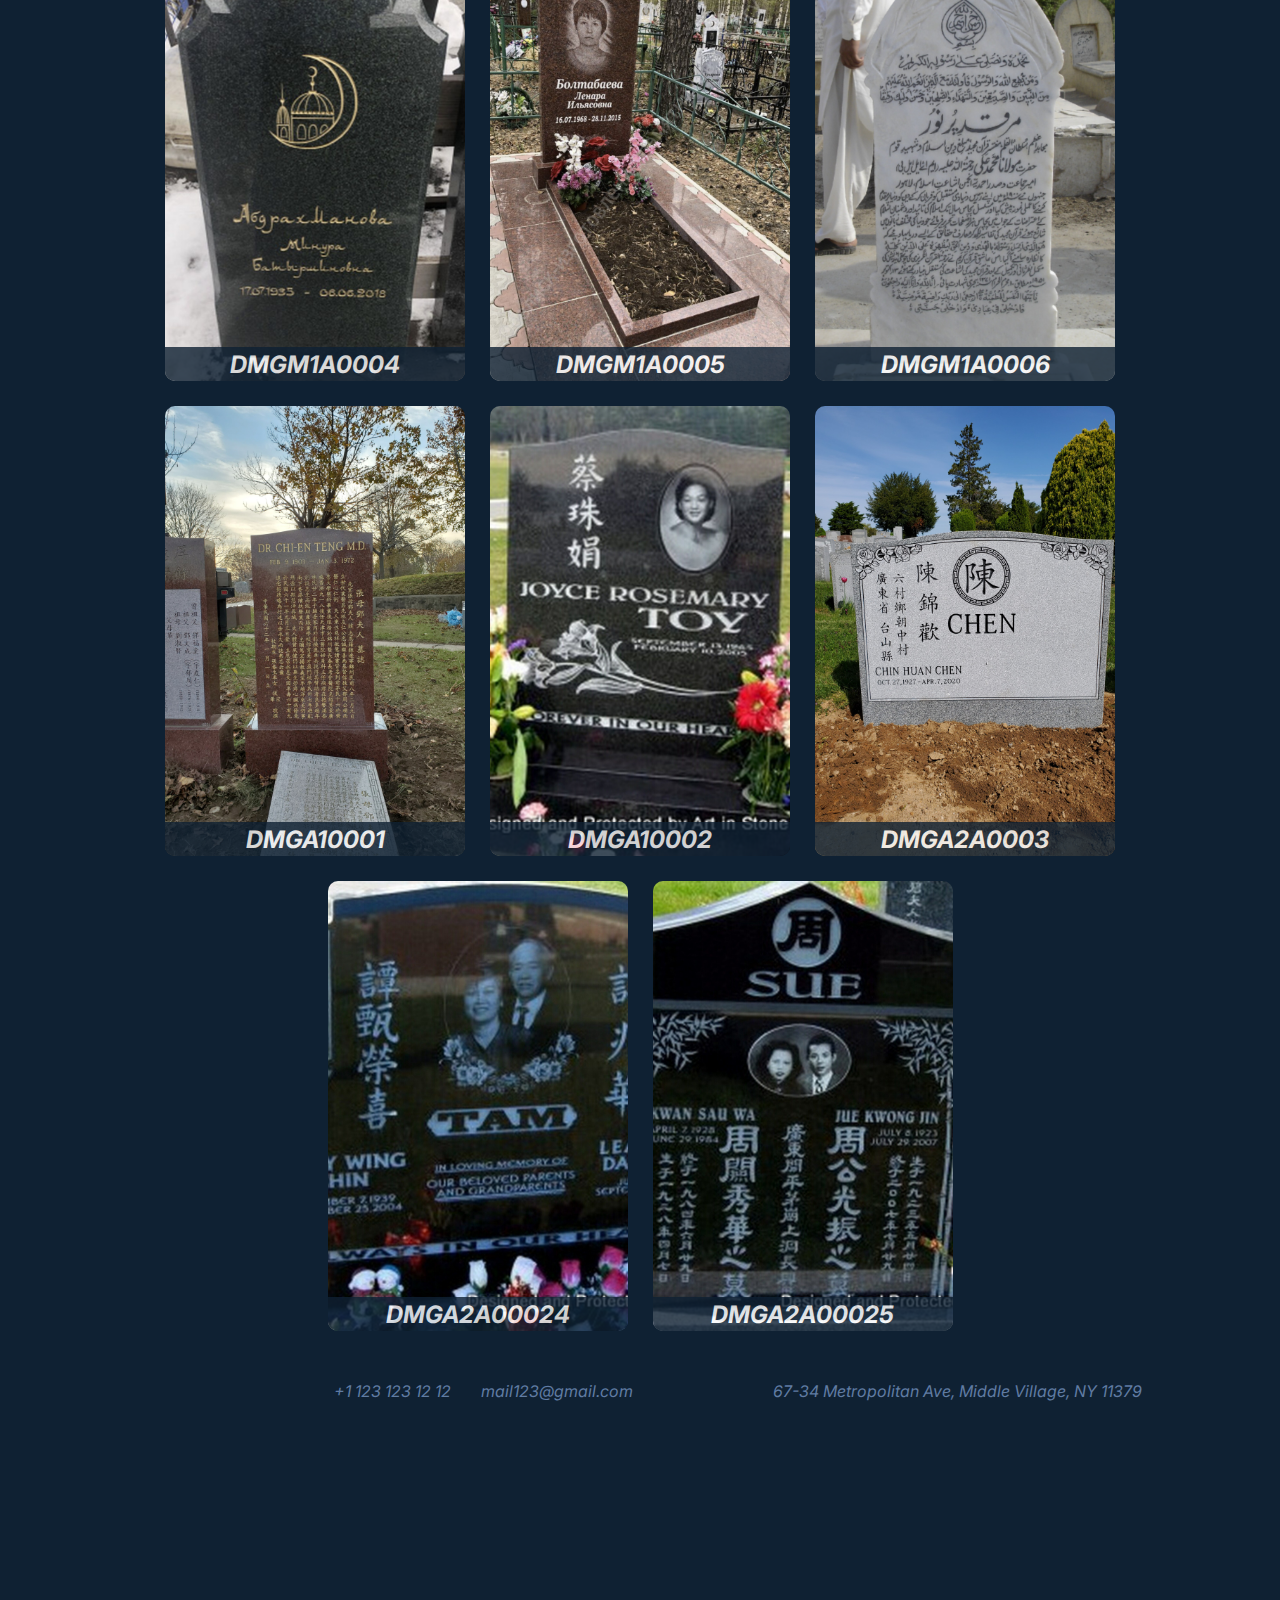
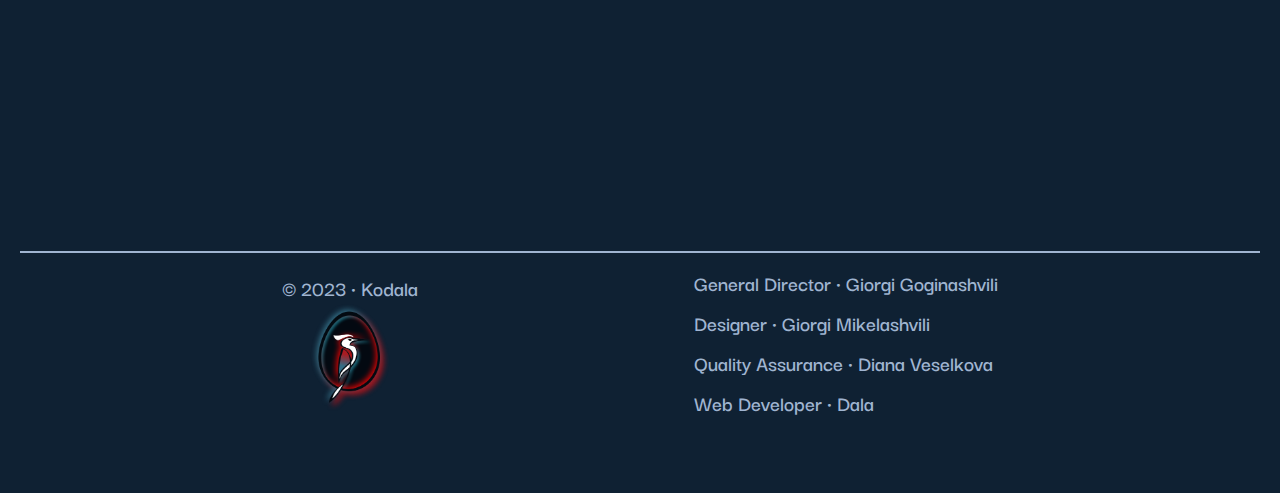
<file: galery.html>
<!DOCTYPE html>
<html lang="en">

<head>
    <meta charset="UTF-8">
    <meta http-equiv="X-UA-Compatible" content="IE=edge">
    <meta name="viewport" content="width=device-width, initial-scale=1.0">
    <title>Galery</title>

    <!-- GSAP LIBRARY | SCROLL -->
    <script src="./assets/libs/gsap/gsap.min.js" defer></script>
    <script src="./assets/libs/gsap/ScrollTrigger.min.js" defer></script>
    <script src="./assets/libs/gsap/ScrollSmoother.min.js" defer></script>
    <!-- PARALLAX SCROLLING -->
    <!-- <script src="./assets/js/scroll.js" defer></script> -->

    <!-- ICONS -->
    <link rel="stylesheet" href="https://cdnjs.cloudflare.com/ajax/libs/font-awesome/6.1.1/css/all.min.css"
        integrity="sha512-KfkfwYDsLkIlwQp6LFnl8zNdLGxu9YAA1QvwINks4PhcElQSvqcyVLLD9aMhXd13uQjoXtEKNosOWaZqXgel0g=="
        crossorigin="anonymous" referrerpolicy="no-referrer" />

    <!-- Resource of Page's Styles -->
    <link rel="stylesheet" href="./assets/styles/styles.css">
    <link rel="stylesheet" href="./assets/styles/home-responsive.css">
    <link rel="stylesheet" href="./assets/styles/primary-styles.css">
    <link rel="stylesheet" href="./assets/styles/primary-styles-responsive.css">
    <link rel="stylesheet" href="./assets/styles/galery-page/galery-page.css">
    <link rel="stylesheet" href="./assets/styles/galery-page/galery-page-responsive.css">
</head>

<body>
    <div class="wrapper">
        <div class="content">
            <header>
                <div class="header-wrapper">
                    <nav class="header-nav">
                        <ul>
                            <li>
                                <a class="primary-page-link" href="./index.html">home</a>
                            </li>
                            <li>
                                <a class="primary-page-link" href="./catalog.html">catalog</a>
                            </li>
                            <li>
                                <a class="primary-page-link primary-active-page" href="./galery.html">galery</a>
                            </li>
                            <li>
                                <a class="primary-page-link" href="./contact.html">contact</a>
                            </li>
                        </ul>
                    </nav>
                    <div class="header-btns">
                        <a href="./index.html">
                            <div class="logo" style="background-image: url(./assets/img/headerImgs/logo.png)"></div>
                        </a>
                        <button class="header-hamburger-btn">
                            <div class="hamburger-btn-bar"></div>
                        </button>
                    </div>
                    <nav class="mobile-nav">
                        <div class="mobile-nav-content">
                            <ul>
                                <li>
                                    <a class="primary-page-link" href="./index.html">home</a>
                                </li>
                                <li>
                                    <a class="primary-page-link" href="./catalog.html">catalog</a>
                                </li>
                                <li>
                                    <a class="primary-page-link primary-active-page" href="./galery.html">galery</a>
                                </li>
                                <li>
                                    <a class="primary-page-link" href="./contact.html">contact</a>
                                </li>
                            </ul>
                        
                            <div class="mobile-nav-social-links-container">
                                <div class="mobile-nav-social-links">
                                    <a href="#">
                                        <i class="fa-brands fa-youtube social-icons"></i>
                                    </a>
                                    <a href="#">
                                        <i class="fa-brands fa-facebook social-icons"></i>
                                    </a>
                                    <a href="#">
                                        <i class="fa-brands fa-instagram social-icons"></i>
                                    </a>
                                </div>
                                <div class="mobile-nav-contact-container">
                                    <a class="mobile-nav-whatsup-caption" href="tel:+11231231212">
                                        <i class="fa-brands fa-whatsapp contact-icons"></i>
                                        +1 123 123 12 12
                                    </a>
                                    <a class="mobile-nav-email-caption" href="mailto:mail123@gmail.com">
                                        <i class="fa-regular fa-envelope contact-icons"></i>
                                        mail123@gmail.com
                                    </a>
                                </div>
                                <div class="mobile-nav-address-container">
                                    <a class="mobile-nav-address"
                                        href="https://www.google.com/maps/search/67-34+Metropolitan+Ave,+Middle+Village,+NY+11379/"
                                        target="_blank">
                                        <i class="fa-sharp fa-solid fa-location-dot contact-icons"></i>
                                        67-34 Metropolitan Ave, Middle Village, NY 11379</a>
                                </div>
                            </div>
                            <div class="mobile-nav-copy-container">
                                <div class="mobile-nav-copy-left-side">
                                    <p class="mobile-nav-copy-text">© 2023 • Kodala</p>
                                    <div class="mobile-nav-kodala-logo" style="background-image: url(./assets/img/kodala-logo.png);"></div>
                                </div>
                                <div class="mobile-nav-creators-box">
                                    <p class="mobile-nav-creator-text">General Director • Giorgi Goginashvili</p>
                                    <p class="mobile-nav-creator-text">Designer • Giorgi Mikelashvili</p>
                                    <p class="mobile-nav-creator-text">Quality Assurance • Diana Veselkova</p>
                                    <p class="mobile-nav-creator-text">Web Developer • Dala</p>
                                </div>
                            </div>
                        </div>
                    </nav>
                </div>
            </header>
            <div class="smooth-wrapper">
                <div class="smooth-content">
                    <main>
                        <section class="galery-section">
                            <div class="search-box">
                                <input class="primary-search-bar" id="primary-search-bar" type="search"
                                    placeholder="Search product name here.." />
                                <button class="primary-search-btn" id="primary-search-btn">Search</button>
                            </div>
                            <div class="radio-btns-wrapper" id="buttons">
                                <button class="radio-btn" onclick="filterProduct('all')">All</button>
                                <button class="radio-btn" onclick="filterProduct('Jewish')">Jewish</button>
                                <button class="radio-btn" onclick="filterProduct('Catholic')">Catholic</button>
                                <button class="radio-btn" onclick="filterProduct('Islamic')">Islamic</button>
                                <button class="radio-btn" onclick="filterProduct('Asian')">Asian</button>
                                <button class="radio-btn" onclick="filterProduct('single')">single</button>
                                <button class="radio-btn" onclick="filterProduct('double')">double</button>
                            </div>
                            <div class="products-box" id="products-box">
                                <!-- <div class="product-card">
                                    <div class="product-img-box">
                                        <div class="product-img"
                                            style="background-image: url(./assets/img/galeryImgs/DMG1A115725.jpg)">
                                        </div>
                                    </div>
                                    <div class="product-caption-box">
                                        <p class="product-caption">black</p>
                                        <p class="product-caption">double</p>
                                        <p class="product-caption">buddhist</p>
                                        <p class="product-caption">width 32 inch</p>
                                    </div>
                                </div> -->
                            </div>
                            <div class="modal-container hide">
                                <div class="modal-bg"></div>
                                <div class="modal-content">
                                    <div class="modal-image-box">
                                        <div class="modal-image"></div>
                                    </div>
                                    <div class="modal-caption-box">
                                        <div class="div-modal-caption-couple">
                                            <p class="modal-subtitle">Product Code :</p>
                                            <p class="modal-caption modal-caption-code" id="modal-caption-code"></p>
                                        </div>
                                        <div class="div-modal-caption-couple">
                                            <p class="modal-subtitle">Category :</p>
                                            <p class="modal-caption modal-caption-category" id="modal-caption-category"></p>
                                        </div>
                                        <div class="div-modal-caption-couple">
                                            <p class="modal-subtitle">Product Name :</p>
                                            <p class="modal-caption modal-caption-name" id="modal-caption-name"></p>
                                        </div>
                                        <div class="div-modal-caption-couple">
                                            <p class="modal-subtitle">Product Type :</p>
                                            <p class="modal-caption modal-caption-type" id="modal-caption-type"></p>
                                        </div>
                                    </div>
                                    <i class="modal-close fa-solid fa-xmark"></i>
                                </div>
                            </div>
                        </section>
                    </main>
                    <footer>
                        <div class="footer-wrapper">
                            <div class="footer-social-links-container">
                                <div class="footer-social-links">
                                    <a href="#">
                                        <i class="fa-brands fa-youtube footer-social-icons"></i>
                                    </a>
                                    <a href="#">
                                        <i class="fa-brands fa-facebook footer-social-icons"></i>
                                    </a>
                                    <a href="#">
                                        <i class="fa-brands fa-instagram footer-social-icons"></i>
                                    </a>
                                </div>
                                <div class="footer-contact-container">
                                    <a class="whatsup-caption" href="tel:+11231231212">
                                        <i class="fa-brands fa-whatsapp footer-contact-icons"></i>
                                        +1 123 123 12 12
                                    </a>
                                    <a class="email-caption" href="mailto:mail123@gmail.com">
                                        <i class="fa-regular fa-envelope footer-contact-icons"></i>
                                        mail123@gmail.com
                                    </a>
                                </div>
                                <div class="footer-address-container">
                                    <a class="footer-address"
                                        href="https://www.google.com/maps/search/67-34+Metropolitan+Ave,+Middle+Village,+NY+11379/"
                                        target="_blank">
                                        <i class="fa-sharp fa-solid fa-location-dot footer-contact-icons"></i>
                                        67-34 Metropolitan Ave, Middle Village, NY 11379</a>
                                </div>
                            </div>
                            <iframe class="footer-address-map"
                                src="https://www.google.com/maps/embed?pb=!1m18!1m12!1m3!1d1512.1294603953938!2d-73.89044471320442!3d40.71231630290286!2m3!1f0!2f0!3f0!3m2!1i1024!2i768!4f13.1!3m3!1m2!1s0x89c25e62aaedde8f%3A0xe4cf1dd9c9946255!2s67-34%20Metropolitan%20Ave%2C%20Middle%20Village%2C%20NY%2011379%2C%20USA!5e0!3m2!1sen!2sde!4v1678227033823!5m2!1sen!2sde"
                                width="600" height="450" style="border:0;" allowfullscreen="" loading="lazy"
                                referrerpolicy="no-referrer-when-downgrade"></iframe>
                            <div class="footer-copy-container">
                                <div class="footer-copy-left-side">
                                    <p class="footer-copy-text">© 2023 • Kodala</p>
                                    <div class="footer-kodala-logo" style="background-image: url(./assets/img/kodala-logo.png);"></div>
                                </div>
                                <div class="footer-creators-box">
                                    <p class="footer-creator-text">General Director • Giorgi Goginashvili</p>
                                    <p class="footer-creator-text">Designer • Giorgi Mikelashvili</p>
                                    <p class="footer-creator-text">Quality Assurance • Diana Veselkova</p>
                                    <p class="footer-creator-text">Web Developer • Dala</p>
                                </div>
                            </div>
                        </div>
                    </footer>
                </div>
            </div>
        </div>
    </div>
</body>
<!-- HEADER -->
<script src="./assets/js/header.js"></script>

<!-- CATALOG SCRIPT | CATALOG DATA -->
<script src="./assets/js/galeryPage/galeryData.js"></script>

<!-- HAMBURGER MENU -->
<script src="./assets/js/hamburgerMenu.js"></script>

</html>
</file>
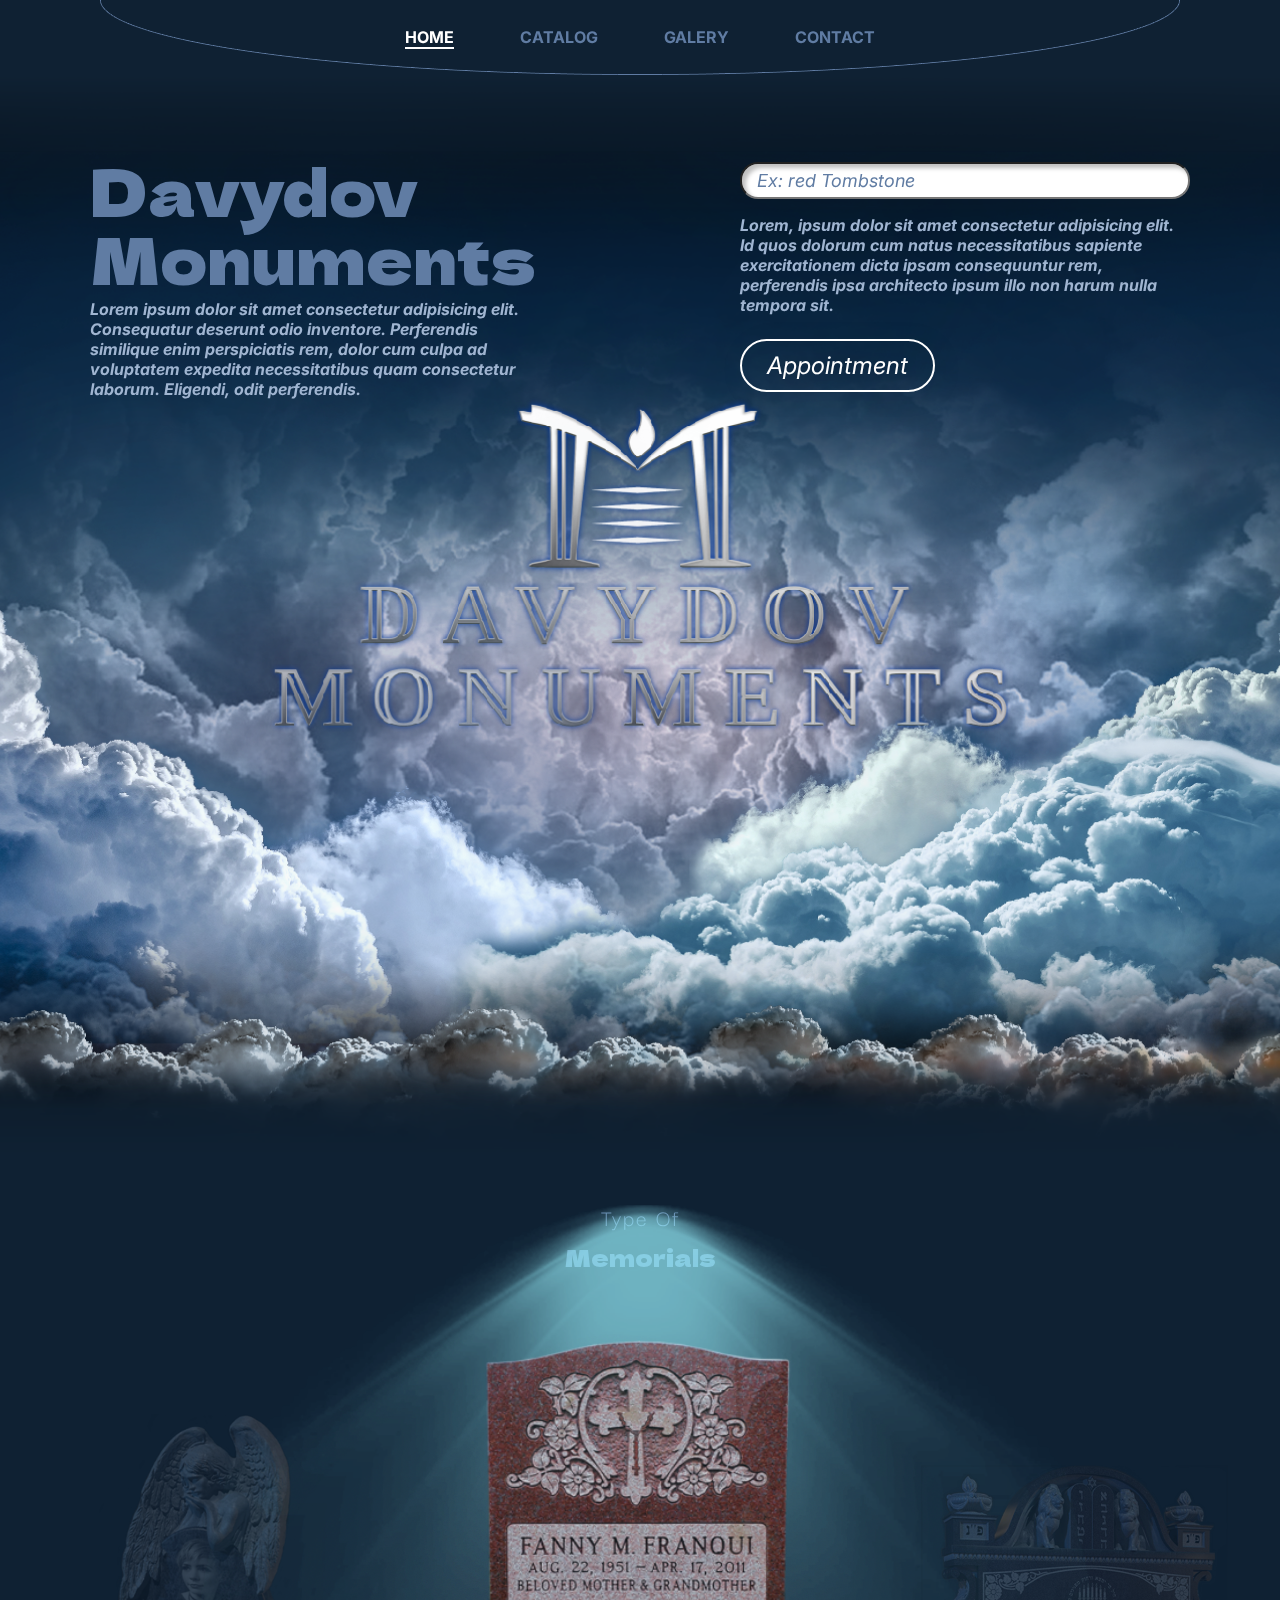
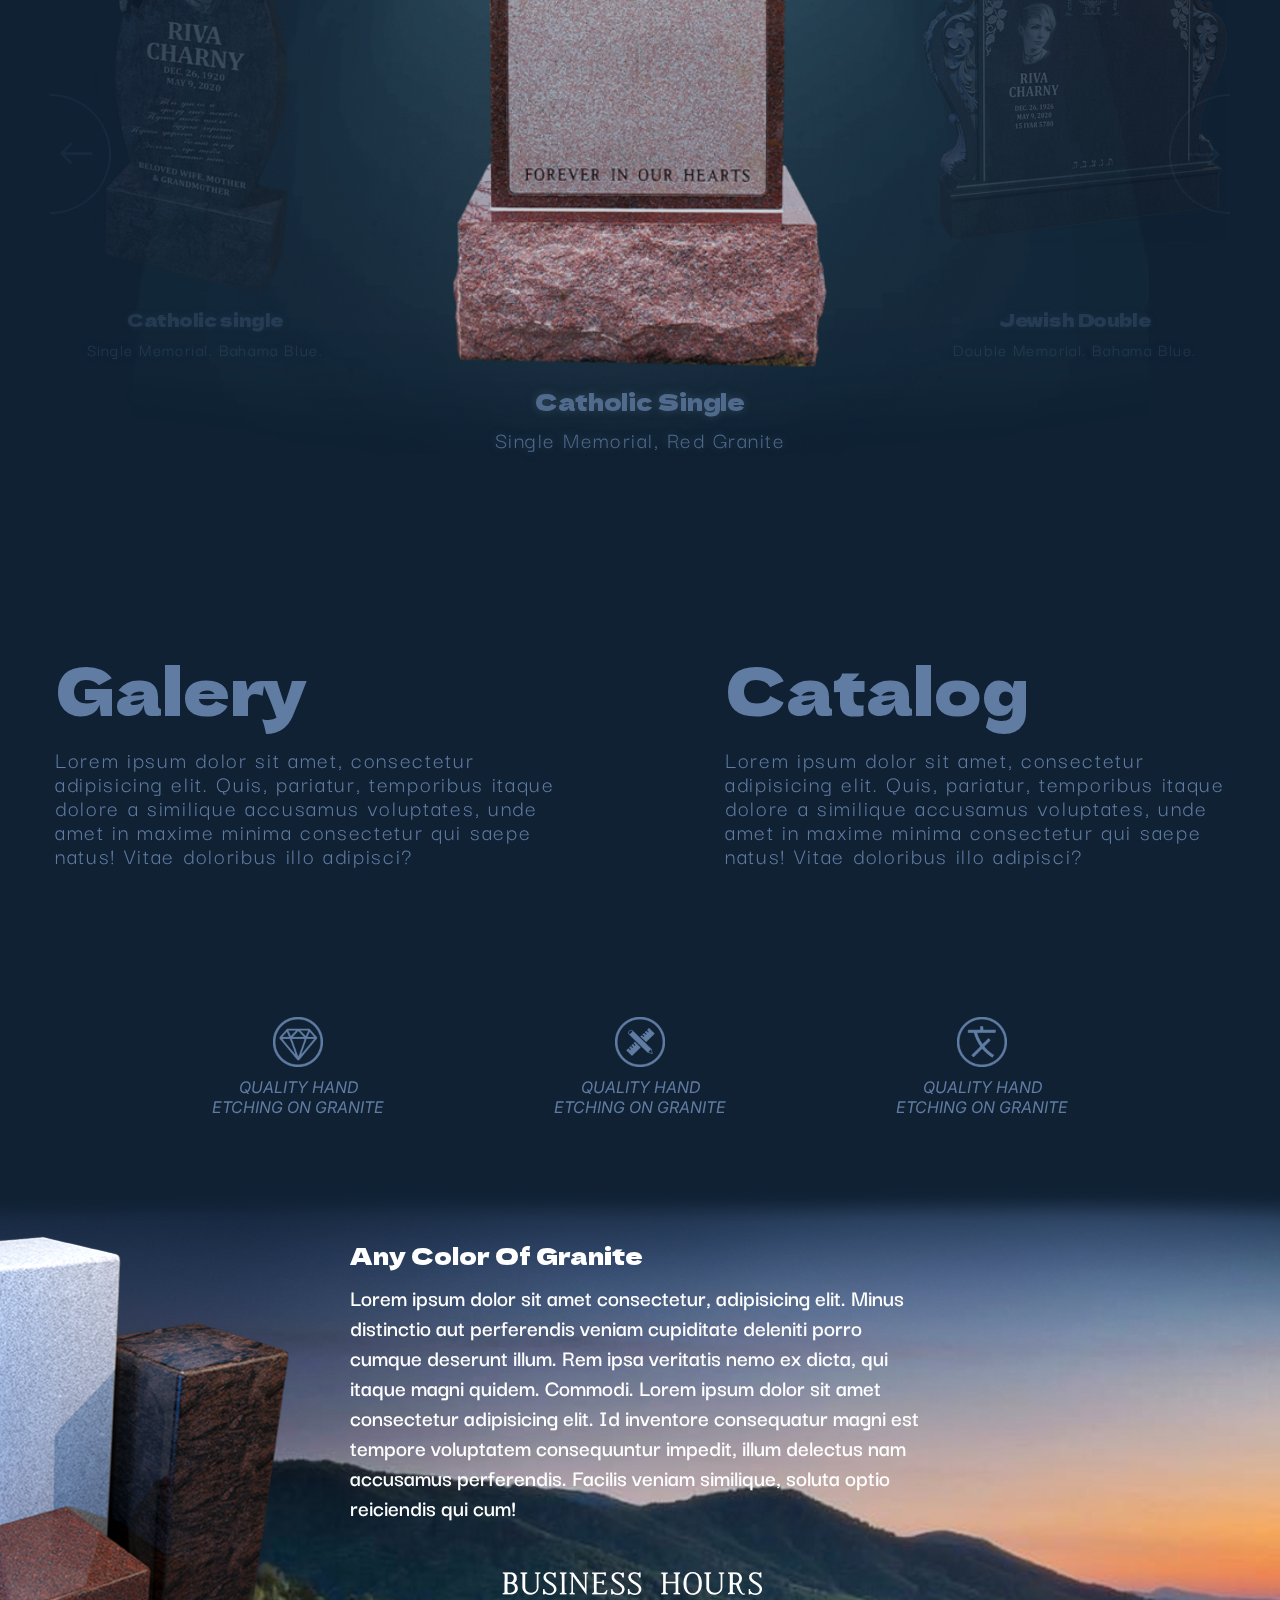
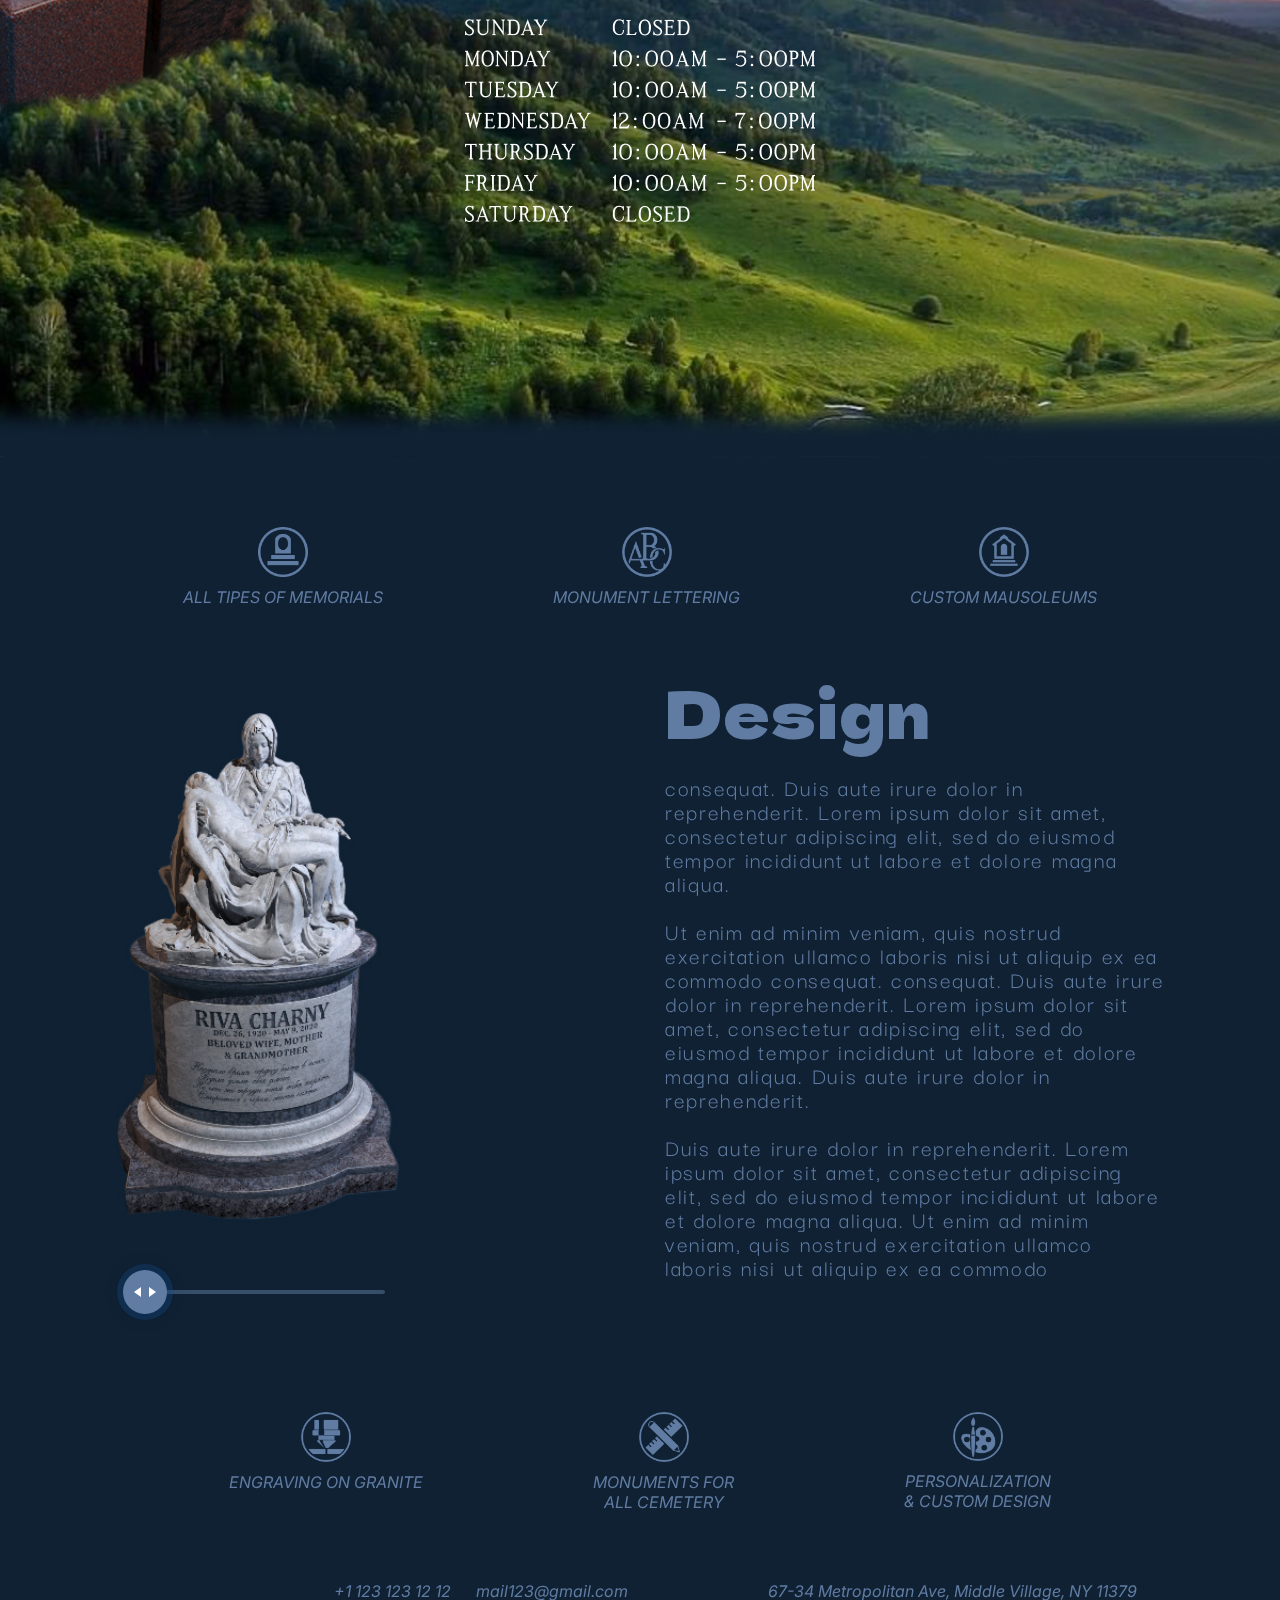
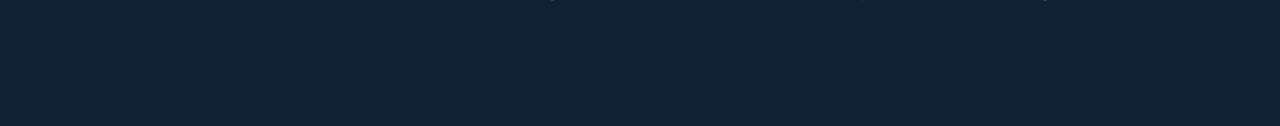
<file: home.html>
<!DOCTYPE html>
<html lang="en">
<head>
    <meta charset="UTF-8">
    <meta http-equiv="X-UA-Compatible" content="IE=edge">
    <meta name="viewport" content="width=device-width, initial-scale=1.0">
    <title>Davydov Tombstones</title>
    <link rel="icon" href="./assets/img/favicon.png">

    <!-- GSAP LIBRARY | SCROLL -->
    <script src="./assets/libs/gsap/gsap.min.js" defer></script>
	<script src="./assets/libs/gsap/ScrollTrigger.min.js" defer></script>
	<script src="./assets/libs/gsap/ScrollSmoother.min.js" defer></script>
    <!-- PARALLAX SCROLLING -->
    <script src="./assets/js/scroll.js" defer></script>

    <!-- SWIPER LIBRARY -->
    <link rel="stylesheet" href="./assets/libs/swiper/swiper-bundle.min.css">

    <!-- 360 DEGREES MONUMENT'S FILES -->
	<!-- CSS reset -->
    <link rel="stylesheet" href="./assets/styles/home-page/360DegMonument/reset.css"> 
	<link rel="stylesheet" href="./assets/styles/home-page/360DegMonument/tombstone360View.css"> <!-- Resource style -->
	<script src="./assets/js/360DegMonument/modernizr.js"></script> <!-- Modernizr -->

    <!-- ICONS -->
    <link rel="stylesheet" href="https://cdnjs.cloudflare.com/ajax/libs/font-awesome/6.1.1/css/all.min.css" integrity="sha512-KfkfwYDsLkIlwQp6LFnl8zNdLGxu9YAA1QvwINks4PhcElQSvqcyVLLD9aMhXd13uQjoXtEKNosOWaZqXgel0g==" crossorigin="anonymous" referrerpolicy="no-referrer" />

    <!-- Resource of Page's Styles -->
    <link rel="stylesheet" href="./assets/styles/primary-styles.css">
    <link rel="stylesheet" href="./assets/styles/styles.css">
    <link rel="stylesheet" href="./assets/styles/home-responsive.css">
    <link rel="stylesheet" href="./assets/styles/primary-styles-responsive.css">
    <!-- TOMBSTONE SLIDE STYLE -->
    <link rel="stylesheet" href="./assets/styles/home-page/tombstone-slide.css">
</head>
<body>
    <div class="wrapper">
        <div class="content">
            <header>
                <div class="header-wrapper">                
                    <nav class="header-nav">
                        <ul>
                            <li>
                                <a class="primary-page-link primary-active-page" href="./home.html">home</a>
                            </li>
                            <li>
                                <a class="primary-page-link" href="./catalog.html">catalog</a>
                            </li>
                            <li>
                                <a class="primary-page-link" href="./galery.html">galery</a>
                            </li>
                            <li>
                                <a class="primary-page-link" href="./contact.html">contact</a>
                            </li>
                        </ul>
                    </nav>
                    <div class="header-btn-wrapper">
                        <button class="header-hamburger-btn">
                            <div class="hamburger-btn-bar"></div>
                        </button>
                    </div>
            </header>
            <main>
                <section class="home-section">
                    <div class="home-section-backgorund-container">
                        <div class="parallax-layer layer-base" style="background-image: url(./assets/img/parallaxBackground/sky-base.png)">
                        </div>
                        <div class="parallax-layer layer-logo" style="background-image: url(./assets/img/parallaxBackground/Logo.png)">
                        </div>
                        <div class="parallax-layer layer-middle" style="background-image: url(./assets/img/parallaxBackground/sky-middle.png)"></div>
                    </div>
                    <div class="intro-wrapper">
                        <div class="intro-title-box">
                            <h1 class="primary-title">
                                davydov <br>
                                monuments
                            </h1>
                            <p class="primary-caption-lil">
                                Lorem ipsum dolor sit amet consectetur adipisicing elit. Consequatur deserunt odio
                                inventore. Perferendis similique enim perspiciatis rem, dolor cum culpa ad voluptatem
                                expedita necessitatibus quam consectetur laborum. Eligendi, odit perferendis.
                            </p>
                        </div>
                        <div class="intro-search-bar-box">
                            <input class="primary-seacrh-bar-1" type="search" id="intro-search-input"
                                placeholder="Ex: red Tombstone" />
                            <div class="intro-caption-box">
                                <p class="primary-caption-lil">
                                    Lorem, ipsum dolor sit amet consectetur adipisicing elit. Id quos dolorum cum natus
                                    necessitatibus sapiente exercitationem dicta ipsam consequuntur rem, perferendis
                                    ipsa architecto ipsum illo non harum nulla tempora sit.
                                </p>
                                <button class="primary-btn-1">Appointment</button>
                            </div>
                        </div>
                    </div>
                </section>
                <section class="tombstone-section">
                    <div class="tombstone-section-wrapper">
                        <div class="tombstone-slide-container">
                            <div class="tombstone-title-box">
                                <p class="primary-caption">Type Of</p>
                                <h1 class="primary-title-lil">Memorials</h1>
                            </div>
                            <div class="tombstone-slide-wrapper">
                                <div class="tombstones-slide-box">
                                    <!-- Slider main container -->
                                    <div class="tombstone-slide">
                                        <!-- Additional required wrapper -->
                                        <div class="tombstone-card-wrapper swiper-wrapper">
                                            <!-- Slides -->
                                            <div class="tombstone-card swiper-slide">
                                                <div class="tombstone-img-3d-box">
                                                    <div class="tombstone-img-left-side">
                                                        <div class="tombstone-img"
                                                            style="background-image: url(./assets/img/tombstoneImgs/tombstone-1.png);"></div>
                                                    </div>
                                                    <div class="tombstone-img-rigth-side">
                                                        <div class="tombstone-img"
                                                            style="background-image: url(./assets/img/tombstoneImgs/tombstone-1.png);"></div>
                                                    </div>
                                                </div>
                                                <!-- <p>Double</p> -->
                                                <div class="tombstone-card-caption">
                                                    <h1 class="primary-title-lil">Catholic Single</h1>
                                                    <p class="primary-caption">Single Memorial, Red Granite</p>
                                                </div>
                                            </div>
                        
                                            <div class="tombstone-card swiper-slide">
                                                <div class="tombstone-img-3d-box">
                                                    <div class="tombstone-img-left-side">
                                                        <div class="tombstone-img"
                                                            style="background-image: url(./assets/img/tombstoneImgs/tombstone-2.png);"></div>
                                                    </div>
                                                    <div class="tombstone-img-rigth-side">
                                                        <div class="tombstone-img"
                                                            style="background-image: url(./assets/img/tombstoneImgs/tombstone-2.png);"></div>
                                                    </div>
                                                </div>
                                                <!-- <p>Single</p> -->
                                                <div class="tombstone-card-caption">
                                                    <h1 class="primary-title-lil">Jewish Double</h1>
                                                    <p class="primary-caption">Double Memorial. Bahama Blue.</p>
                                                </div>
                                            </div>
                        
                                            <div class="tombstone-card swiper-slide">
                                                <div class="tombstone-img-3d-box">
                                                    <div class="tombstone-img-left-side">
                                                        <div class="tombstone-img"
                                                            style="background-image: url(./assets/img/tombstoneImgs/tombstone-3.png);"></div>
                                                    </div>
                                                    <div class="tombstone-img-rigth-side">
                                                        <div class="tombstone-img"
                                                            style="background-image: url(./assets/img/tombstoneImgs/tombstone-3.png);"></div>
                                                    </div>
                                                </div>
                                                <!-- <p>Double Process</p> -->
                                                <div class="tombstone-card-caption">
                                                    <h1 class="primary-title-lil">Catholic single</h1>
                                                    <p class="primary-caption">Single Memorial. Bahama Blue.</p>
                                                </div>
                                            </div>
                        
                                        </div>
                        
                                    </div>
                        
                                    <div class="tombstone-slide-navigation">
                                        <div class="tombstone-slide-navigation-prev"></div>
                                        <div class="tombstone-slide-navigation-next"></div>
                                    </div>
                        
                                </div>
                            </div>
                        </div>
                        <div class="tombstone-section-description">
                            <div class="galary-description-box">
                                <h1 class="primary-title">
                                    galery
                                </h1>
                                <p class="primary-caption">
                                    Lorem ipsum dolor sit amet, consectetur adipisicing elit. Quis, pariatur, temporibus itaque dolore a similique accusamus voluptates, unde amet in maxime minima consectetur qui saepe natus! Vitae doloribus illo adipisci?
                                </p>
                            </div>
                            <div class="catalog-description-box">
                                <h1 class="primary-title">
                                    catalog
                                </h1>
                                <p class="primary-caption">
                                    Lorem ipsum dolor sit amet, consectetur adipisicing elit. Quis, pariatur, temporibus itaque dolore a similique accusamus voluptates, unde amet in maxime minima consectetur qui saepe natus! Vitae doloribus illo adipisci?
                                </p>
                            </div>
                        </div>
                        <div class="slogans-container">
                            <div class="slogan-box">
                                <img class="primary-slogan-img" src="./assets/img/sloganImgs/slogan 1.png" alt="slogan image">
                                <p class="primary-slogan-caption">
                                    quality hand <br>
                                    etching on granite
                                </p>
                            </div>
                            <div class="slogan-box">
                                <img class="primary-slogan-img" src="./assets/img/sloganImgs/slogan 2.png" alt="slogan image">
                                <p class="primary-slogan-caption">
                                    quality hand <br>
                                    etching on granite
                                </p>
                            </div>
                            <div class="slogan-box">
                                <img class="primary-slogan-img" src="./assets/img/sloganImgs/slogan 3.png" alt="slogan image">
                                <p class="primary-slogan-caption">
                                    quality hand <br>
                                    etching on granite
                                </p>
                            </div>
                        </div>
                    </div>
                </section>
                <section class="about-office-section">
                    <div class="about-office-wrapper">
                        <div class="about-office-background" style="background-image: url(./assets/img/graniteBackground.png)"></div>
                        <div class="about-office-content">
                            <div class="about-office-title-container">
                                <h1 class="about-office-title">
                                    Any Color Of Granite
                                </h1>
                                <p class="about-office-caption">
                                    Lorem ipsum dolor sit amet consectetur, adipisicing elit. Minus distinctio aut perferendis veniam cupiditate
                                    deleniti porro cumque deserunt illum. Rem ipsa veritatis nemo ex dicta, qui itaque magni quidem. Commodi.
                                    Lorem ipsum dolor sit amet consectetur adipisicing elit. Id inventore consequatur magni est tempore
                                    voluptatem consequuntur impedit, illum delectus nam accusamus perferendis. Facilis veniam similique, soluta
                                    optio reiciendis qui cum!
                                </p>
                            </div>
                        
                            <div class="working-hours-container">
                                <div class="working-hours home-working-hours-color"></div>
                            </div>
                        </div>
                    </div>
                </section>
                <section class="design-section">
                    <div class="design-section-wrapper">
                        <div class="design-section-content">                                               
                            <div class="slogans-container">
                                <div class="slogan-box">
                                    <img class="primary-slogan-img" src="./assets/img/sloganImgs/slogan 4.png" alt="slogan image">
                                    <p class="primary-slogan-caption">
                                        all tipes of memorials
                                    </p>
                                </div>
                                <div class="slogan-box">
                                    <img class="primary-slogan-img" src="./assets/img/sloganImgs/slogan 5.png" alt="slogan image">
                                    <p class="primary-slogan-caption">
                                        monument lettering
                                    </p>
                                </div>
                                <div class="slogan-box">
                                    <img class="primary-slogan-img" src="./assets/img/sloganImgs/slogan 6.png" alt="slogan image">
                                    <p class="primary-slogan-caption">
                                        custom mausoleums
                                    </p>
                                </div>
                            </div>
                            <div class="design-box">
                                <div class="monument-container">
                                    <div class="cd-product-viewer-wrapper" data-frame="16" data-friction="0.33">
                                        <div>
                                            <figure class="product-viewer">
                                                <img class="monument-360Deg" src="./assets/img/360DegMonument/img-loading.jpg"
                                                    alt="Product Preview">
                                                <div class="product-sprite" data-image="./assets/img/360DegMonument/img-sprite.jpg"></div>
                                            </figure> <!-- .product-viewer -->
                        
                                            <div class="cd-product-viewer-handle">
                                                <span class="fill"></span>
                                                <span class="handle">Handle</span>
                                            </div>
                                        </div> <!-- .cd-product-viewer-handle -->
                                    </div> <!-- .cd-product-viewer-wrapper -->
                                </div>
                        
                                <div class="design-title-container">
                                    <h1 class="primary-title">
                                        Design
                                    </h1>
                                    <p class="design-caption primary-caption">
                                        consequat. Duis aute irure dolor in reprehenderit. Lorem ipsum dolor sit amet,
                                        consectetur adipiscing elit, sed do
                                        eiusmod tempor incididunt ut labore et dolore magna
                                        aliqua. <br>
                                        <br>
                                        Ut enim ad minim veniam, quis nostrud exercitation ullamco laboris nisi ut aliquip
                                        ex ea commodo consequat.
                                        consequat. Duis aute irure dolor in reprehenderit. Lorem ipsum dolor sit amet,
                                        consectetur adipiscing elit, sed do
                                        eiusmod tempor incididunt ut labore et dolore magna
                                        aliqua. Duis aute irure dolor in reprehenderit. <br>
                                        <br>
                                        Duis aute irure dolor in reprehenderit. Lorem ipsum dolor sit amet, consectetur
                                        adipiscing elit, sed do eiusmod tempor
                                        incididunt ut labore et dolore magna aliqua. Ut enim ad minim veniam, quis nostrud
                                        exercitation ullamco laboris nisi ut
                                        aliquip ex ea commodo
                                    </p>
                                </div>
                            </div>
                            <div class="slogans-container">
                                <div class="slogan-box">
                                    <img class="primary-slogan-img" src="./assets/img/sloganImgs/slogan 7.png" alt="slogan image">
                                    <p class="primary-slogan-caption">
                                        engraving on granite
                                    </p>
                                </div>
                                <div class="slogan-box">
                                    <img class="primary-slogan-img" src="./assets/img/sloganImgs/slogan 8.png" alt="slogan image">
                                    <p class="primary-slogan-caption">
                                        monuments for <br>
                                        all cemetery
                                    </p>
                                </div>
                                <div class="slogan-box">
                                    <img class="primary-slogan-img" src="./assets/img/sloganImgs/slogan 9.png" alt="slogan image">
                                    <p class="primary-slogan-caption">
                                        personalization <br>
                                        & custom design
                                    </p>
                                </div>
                            </div>
                        </div>
                    </div>
                </section>
            </main>
            <footer>
                <div class="footer-wrapper">
                    <div class="footer-social-links-container">
                        <div class="footer-social-links">
                            <i class="fa-brands fa-youtube primary-icon"></i>
                            <i class="fa-brands fa-facebook primary-icon"></i>
                            <i class="fa-brands fa-instagram primary-icon"></i>
                        </div>
                        <div class="footer-contact-container">
                            <div class="whatsup-box">
                                <i class="fa-brands fa-whatsapp primary-icon"></i>
                                <p class="whatsup-caption">+1 123 123 12 12</p>
                            </div>
                            <div class="email-box">
                                <i class="fa-regular fa-envelope primary-icon"></i>
                                <p class="email-caption">mail123@gmail.com</p>
                            </div>
                        </div>
                        <div class="footer-address-container">
                            <p class="footer-address">
                                67-34 Metropolitan Ave, Middle Village, NY 11379
                            </p>
                        </div>
                    </div>
                    <div class="footer-location-img" style="background-image: url(./assets/img/location.png)"></div>
                </div>
            </footer>
        </div>
    </div>

</body>        
<!-- SWIPER SLIDER -->
<script src="./assets/libs/swiper/swiper-bundle.min.js"></script>
<script src="./assets/js/tombstoneSlide.js"></script>

<!-- JQUERY | 360 DEGREES MONUMENT'S FILES -->
<script src="./assets/js/360DegMonument/jquery-2.1.4.js"></script>
<script src="./assets/js/360DegMonument/jquery.mobile.custom.min.js"></script>
<script src="./assets/js/360DegMonument/main.js"></script>

</html>
</file>
<file: assets/styles/home-page/360DegMonument/tombstone360View.css>
/* -------------------------------- 

Primary style

-------------------------------- */
html * {
  -webkit-font-smoothing: antialiased;
  -moz-osx-font-smoothing: grayscale;
}

*, *::after, *::before {
  box-sizing: border-box;
}

/* -------------------------------- 

Main Components 

-------------------------------- */
.cd-product-viewer-wrapper {
  /* text-align: center;
  padding: 2em 0; */
}
.cd-product-viewer-wrapper > div {
  display: inline-block;
}
.cd-product-viewer-wrapper .product-viewer {
  position: relative;
  z-index: 1;
  display: inline-block;
  overflow: hidden;
}

.cd-product-viewer-wrapper img {
  /* this is the image visible before the image sprite is loaded */
  display: block;
  position: relative;
  z-index: 1;
}

.monument-360Deg {
  width: 400px;
}

.cd-product-viewer-wrapper .product-sprite {
  position: absolute;
  z-index: 2;
  top: 0;
  left: 0;
  height: 100%;
  /* our image sprite is composed by 16 frames */
  width: 1600%;
  background: url(../../../img/360DegMonument/img-sprite.jpg) no-repeat center center;
  background-size: 100%;
  opacity: 0;
  -webkit-transition: opacity 0.3s;
  -moz-transition: opacity 0.3s;
  transition: opacity 0.3s;
}
.cd-product-viewer-wrapper.loaded .product-sprite {
  /* image sprite has been loaded */
  opacity: 1;
  cursor: ew-resize;
}

.cd-product-viewer-handle {
  position: relative;
  z-index: 2;
  width: 60%;
  max-width: 300px;
  border-radius: 50em;
  margin: 1em auto 3em;
  height: 4px;
  /* background: #4d4d4d; */
  background: var(--primary-gray);
}
.cd-product-viewer-handle .fill {
  /* this is used to create the loading fill effect */
  position: absolute;
  z-index: 1;
  left: 0;
  top: 0;
  height: 100%;
  width: 100%;
  border-radius: inherit;
  background: var(--primary-blue);
  -webkit-transform: scaleX(0);
  -moz-transform: scaleX(0);
  -ms-transform: scaleX(0);
  -o-transform: scaleX(0);
  transform: scaleX(0);
  -webkit-transform-origin: left center;
  -moz-transform-origin: left center;
  -ms-transform-origin: left center;
  -o-transform-origin: left center;
  transform-origin: left center;
  -webkit-transition: -webkit-transform 0.5s;
  -moz-transition: -moz-transform 0.5s;
  transition: transform 0.5s;
}
.no-csstransitions .cd-product-viewer-handle .fill {
  display: none;
}
.loaded .cd-product-viewer-handle .fill {
  /* image sprite has been loaded */
  opacity: 0;
  -webkit-transition: -webkit-transform 0.3s, opacity 0.2s 0.3s;
  -moz-transition: -moz-transform 0.3s, opacity 0.2s 0.3s;
  transition: transform 0.3s, opacity 0.2s 0.3s;
}
.cd-product-viewer-handle .handle {
  position: absolute;
  z-index: 2;
  display: inline-block;
  height: 44px;
  width: 44px;
  left: 0;
  top: -20px;
  background: var(--primary-blue) url(../../../img/360DegMonument/cd-arrows.svg) no-repeat center center;
  border-radius: 50%;
  /* box-shadow: 0 0 0 6px var(--primary-blue-li), 0 0 20px rgba(0, 0, 0, 0.2); */
  box-shadow: 0 0 0 6px hsla(212, 76%, 33%, 0.3), 0 0 20px rgba(0, 0, 0, 0.2);
  /* replace text with image */
  text-indent: 100%;
  white-space: nowrap;
  overflow: hidden;
  color: transparent;
  -webkit-transform: translateX(-50%) scale(0);
  -moz-transform: translateX(-50%) scale(0);
  -ms-transform: translateX(-50%) scale(0);
  -o-transform: translateX(-50%) scale(0);
  transform: translateX(-50%) scale(0);
  -webkit-transition: box-shadow 0.2s;
  -moz-transition: box-shadow 0.2s;
  transition: box-shadow 0.2s;
}
.cd-product-viewer-handle .handle:active {
  box-shadow: 0 0 0 0 rgba(181, 66, 64, 0), 0 0 20px rgba(0, 0, 0, 0.2);
}
.loaded .cd-product-viewer-handle .handle {
  /* image sprite has been loaded */
  -webkit-transform: translateX(-50%) scale(1);
  -moz-transform: translateX(-50%) scale(1);
  -ms-transform: translateX(-50%) scale(1);
  -o-transform: translateX(-50%) scale(1);
  transform: translateX(-50%) scale(1);
  -webkit-animation: cd-bounce 0.3s 0.3s;
  -moz-animation: cd-bounce 0.3s 0.3s;
  animation: cd-bounce 0.3s 0.3s;
  -webkit-animation-fill-mode: both;
  -moz-animation-fill-mode: both;
  animation-fill-mode: both;
  cursor: ew-resize;
}

@-webkit-keyframes cd-bounce {
  0% {
    -webkit-transform: translateX(-50%) scale(0);
  }
  60% {
    -webkit-transform: translateX(-50%) scale(1.1);
  }
  100% {
    -webkit-transform: translateX(-50%) scale(1);
  }
}
@-moz-keyframes cd-bounce {
  0% {
    -moz-transform: translateX(-50%) scale(0);
  }
  60% {
    -moz-transform: translateX(-50%) scale(1.1);
  }
  100% {
    -moz-transform: translateX(-50%) scale(1);
  }
}
@keyframes cd-bounce {
  0% {
    -webkit-transform: translateX(-50%) scale(0);
    -moz-transform: translateX(-50%) scale(0);
    -ms-transform: translateX(-50%) scale(0);
    -o-transform: translateX(-50%) scale(0);
    transform: translateX(-50%) scale(0);
  }
  60% {
    -webkit-transform: translateX(-50%) scale(1.1);
    -moz-transform: translateX(-50%) scale(1.1);
    -ms-transform: translateX(-50%) scale(1.1);
    -o-transform: translateX(-50%) scale(1.1);
    transform: translateX(-50%) scale(1.1);
  }
  100% {
    -webkit-transform: translateX(-50%) scale(1);
    -moz-transform: translateX(-50%) scale(1);
    -ms-transform: translateX(-50%) scale(1);
    -o-transform: translateX(-50%) scale(1);
    transform: translateX(-50%) scale(1);
  }
}
</file>
<file: assets/styles/primary-styles.css>
@import url('https://fonts.googleapis.com/css2?family=Darker+Grotesque:wght@300;400;500;600;700;800;900&family=Dela+Gothic+One&family=Inter:wght@100;200;300;400;500;600;700;800;900&family=Lato:ital,wght@0,100;0,300;0,400;0,700;0,900;1,100;1,300;1,400;1,700;1,900&family=Lobster&family=Noto+Sans+Georgian:wght@100;200;300;400;500;600;700;800;900&family=Odibee+Sans&family=Oswald:wght@200;300;400;500;600;700&family=Poppins:ital,wght@0,100;0,200;0,300;0,400;0,500;0,600;0,700;0,800;0,900;1,100;1,200;1,300;1,400;1,500;1,600;1,700;1,800;1,900&display=swap');


:root {
    --primary-blue-dark: #0F2133;
    --primary-blue: #607CA3;
    --primary-blue-li: #A0B5D1;
    --primary-gray: #607ca380;
    --primary-white: #FFFFFF;
}

/*
 *  GLOBAL VARIABLES
 */

* {
    margin: 0;
    padding: 0;
    box-sizing: border-box;
}

body {
    background-color: var(--primary-blue-dark);
}

li {
    list-style: none;
}

a {
    text-decoration: none;
    cursor: pointer;
}

button {
    cursor: pointer;
}

.primary-active-page {
    color: #ffffff !important;
    border-bottom: 2px solid #ffffff;
}

.d-flex {
    display: flex;
}

.overflow-h {
    overflow: hidden;
}

/*
 *  PRIMARY LINKS
 */

.primary-page-link {
    font-family: 'Inter';
    font-style: normal;
    font-weight: 700;
    font-size: 16px;
    text-transform: uppercase;

    color: var(--primary-blue);
}

/*
 *  PRIMARY TITLES
 */

.primary-title {
    font-family: 'Dela Gothic One';
    font-style: normal;
    font-weight: 400;
    font-size: 64px;
    line-height: 68px;
    text-transform: capitalize;

    color: var(--primary-blue);
}

.primary-title-lil {
    font-family: 'Dela Gothic One';
    font-style: normal;
    font-weight: 400;
    font-size: 24px;
    line-height: 55px;

    color: var(--primary-blue);
}


/*
 *  PRIMARY CAPTIONS
 */

.primary-caption {
    font-family: 'Darker Grotesque';
    font-style: normal;
    font-weight: 400;
    font-size: 24px;
    letter-spacing: 0.07em;
    
    color: var(--primary-blue);
}

.primary-caption-lil {
    font-family: 'Inter';
    font-style: italic;
    font-weight: 700;
    font-size: 16px;
    line-height: 20px;

    color: var(--primary-blue-li);
}

.primary-caption-lil-dark {
    font-family: 'Inter';
    font-style: italic;
    font-weight: 700;
    font-size: 16px;
    line-height: 20px;

    color: var(--primary-blue-dark);
}

.primary-caption-dark {
    font-family: 'Darker Grotesque';
    font-style: normal;
    font-weight: 600;
    font-size: 24px;
    line-height: 30px;
    color: var(--primary-blue-dark);
}

/*
 *  PRIMARY SEARCH BARS
 */

.primary-seacrh-bar-1 {
    width: 100%;
    padding: 5px 15px;
    box-shadow: inset 4px 4px 4px rgba(0, 0, 0, 0.25);
    border-radius: 18px;
    
    font-size: 20px;
    color: var(--primary-blue);
    outline: none;
}

.primary-seacrh-bar-1::placeholder {
    font-family: 'Inter';
    font-style: italic;
    font-weight: 400;
    font-size: 18px;
    color: var(--primary-blue);
}

.primary-search-bar {
    -webkit-appearance: none;
    -webkit-border-radius: 0;
    width: 50%;
    padding: 15px 15px;
    border: none;
    border-bottom: 2px solid var(--primary-blue);
    outline: none;
    background-color: transparent;

    font-family: 'Inter';
    font-weight: 400;
    font-size: 16px;
    color: var(--primary-white);
}

.primary-search-bar::placeholder {
    font-family: 'Inter';
    font-style: italic;
    font-weight: 400;
    font-size: 16px;
    color: var(--primary-blue);
}

.primary-search-bar:focus {
    border-bottom: 2px solid var(--primary-white);
}

/*
 *  PRIMARY BUTTONS
 */

 .primary-btn-1 {
    padding: 10px 25px;
    border: 2px solid var(--primary-white);
    filter: drop-shadow(4px 4px 10px rgba(0, 0, 0, 0.25));
    border-radius: 28px;
    background: transparent;

    font-family: 'Inter';
    font-style: italic;
    font-weight: 400;
    font-size: 24px;
    line-height: 29px;
    color: var(--primary-white);
}

.primary-search-btn {
    width: 200px;
    border: none;
    border-bottom: 2px solid var(--primary-blue);

    font-family: 'Dela Gothic One';
    font-style: normal;
    font-weight: 400;
    font-size: 24px;
    line-height: 55px;

    background-color: transparent;
    color: var(--primary-blue);
    cursor: pointer;
}

.primary-search-btn:hover {
    border-color: var(--primary-white);
    color: var(--primary-white);
}

.radio-btn {
    padding: 8px 25px;
    border: 2px solid var(--primary-blue);
    border-radius: 25px;
    background-color: transparent;

    font-family: 'Inter';
    font-style: italic;
    font-weight: 400;
    font-size: 24px;
    color: var(--primary-blue);
    cursor: pointer;
}

.radio-btn:hover {
    border-color: var(--primary-white);
    color: var(--primary-white);
}

.radio-btn-active {
    background-color: var(--primary-blue);
    color: var(--primary-white);
    border: none;
}

/*
 * PRIMARY SLOGANS IMAGES
 */

.primary-slogan-img {
    width: 50px;
}

/* PRIMARY SLOGAN CAPTIONS */

.primary-slogan-caption {
    font-family: 'Inter';
    font-weight: 400;
    font-size: 16px;
    font-style: italic;
    text-transform: uppercase;
    line-height: 20px;

    color: var(--primary-blue);
}


/* 
 *  PRIMARY ICONS
 */

.primary-icon {
    font-size: 20px;
    color: var(--primary-blue);
    cursor: pointer;
}
</file>
<file: assets/styles/styles.css>
:root {
	--index: calc(1vw + 1vh);
	--transition: transform .75s cubic-bezier(.75, .5, 0, 1);
}

/*
 *  GLOBAL VARIABLES
 */

/* SLOGANS */

.slogans-container {
    padding: 0 50px;
    display: flex;
    flex-direction: row;
    gap: 170px;
}

.slogan-box {
    display: flex;
    flex-direction: column;
    justify-content: flex-start;
    align-items: center;
    gap: 10px;

    text-align: center;
}

* {
    margin: 0;
    padding: 0;
    box-sizing: border-box;
}

main {
    margin-top: 75px;

    display: flex;
    flex-direction: column;
    justify-content: center;
    align-items: center;
}

/*
 * HEADER
 */

header {
    width: 100%;
    height: 75px;
    position: fixed;
    top: 0;
    z-index: 3;
} 

.header-wrapper {
    width: 100%;
    height: 100%;

    display: flex;
    justify-content: center;
    align-items: center;
}

.header-nav {
    width: 1080px;
    height: 100%;

    background-image: url('../img/headerImgs/halfEllipse copy.png');
    background-size: contain;
    background-repeat: no-repeat;
    background-position: center;

    display: flex;
    justify-content: center;
    align-items: center;
    transition: transform 0.2s ease-out;
}

.header-nav.header-nav-hide {
    transform: translateY(-100%);
    transition: transform 0.2s ease-out;
}

.header-nav ul {
    display: flex;
    flex-direction: row;
    gap: 66px;
}

.header-btns {
    width: 100%;
    height: 100%;
    padding: 0 20px;

    display: none;
    justify-content: space-between;
    align-items: center;
    transition: transform 0.2s ease-out;
}

.header-btns.header-hide {
    transform: translateY(-100%);
    transition: transform 0.2s ease-out;
}

.mobile-nav {
    min-height: 100vh;
    padding: 100px 0;
    background-color: var(--primary-blue-dark);

    display: none;
    flex-direction: column;
    align-items: center;
    justify-content: center;

    position: fixed;
    left: 100%;
    top: 0;
    bottom: 0;
    right: 0;

    z-index: 10;
    -webkit-transition: 0.4s;
    transition: 0.4s;
}

.mobile-nav.is-active {
    left: 0
}

.mobile-nav ul {
    width: 100%;
}

.mobile-nav ul a {
    display: block;
    width: 100%;
    max-width: 200px;
    margin: 0 auto 16px;
    text-align: center;
    padding: 12px 16px;
    background-color: var(--primary-gray);
    color: #FFF;
    text-decoration: none;
    transform: var(--scrollTop);
}

.mobile-nav ul a:hover {
    background-color: var(--primary-blue-li);
}

.mobile-nav-content  {
    width: 100%;
    padding: 0 20px;

    display: flex;
    flex-direction: column;
    align-items: center;
    justify-content: center;
    gap: 35px;

    position: fixed;
}

.mobile-nav-social-links-container {
    display: flex;
    flex-direction: column;
    justify-content: center;
    align-items: center;
    gap: 25px;
}

.mobile-nav-social-links {
    display: flex;
    justify-content: center;
    align-items: center;
    gap: 25px;
}

.mobile-nav-contact-container {
    display: flex;
    flex-wrap: wrap;
    justify-content: center;
    align-items: center;
    gap: 25px;
}

.mobile-nav-whatsup-caption,
.mobile-nav-email-caption {
    display: flex;
    justify-content: center;
    align-items: center;
    gap: 5px;
}

.mobile-nav-whatsup-caption,
.mobile-nav-email-caption,
.mobile-nav-address {
    font-family: 'Inter';
    font-style: italic;
    font-weight: 400;
    font-size: 16px;
    line-height: 19px;
    text-align: center;
    color: var(--primary-blue);
	transition: all .2s;
}

.social-icons {
    font-size: 28px;
    color: var(--primary-blue);
    cursor: pointer;
	transition: all .2s;
}

.contact-icons {
    font-size: 20px;
}

.mobile-nav-whatsup-caption:hover, 
.mobile-nav-email-caption:hover,
.mobile-nav-address:hover,
.social-icons:hover {
    transform:  scale(1.1);
}

.mobile-nav-address-container {
    display: flex;
    justify-content: center;
    align-items: center;
}

.mobile-nav-copy-container {
    width: 100%;
    margin: 0 20px;
    padding: 15px 0 0;
    display: flex;
    flex-wrap: wrap;
    justify-content: space-evenly;
    border-top: 2px solid var(--primary-blue-li);

    gap: 15px;
}

.mobile-nav-copy-left-side {
    display: flex;
    flex-direction: column;
    justify-content: center;
    align-items: center;
}

.mobile-nav-kodala-logo { 
    /* width: 230px;
    height: 320px; */

    width: 80px;
    height: 110px;

    background-size: cover;
    background-repeat: no-repeat;
    background-position: center;
}

.mobile-nav-creators-box {
    display: flex;
    flex-direction: column;
    gap: 10px;
}

.mobile-nav-creator-text,
.mobile-nav-copy-text {
    font-family: 'Darker Grotesque';
    font-style: normal;
    font-weight: 600;
    font-size: 22px;
    color: var(--primary-blue-li);
}

/* PAGE LOGO */

.logo {
    display: none;
    width: 50px;
    height: 35px;

    background-size: cover;
    background-repeat: no-repeat;
    background-position: center;
    position: relative;
    z-index: 11;
}

/* HAMBURGER BUTTON */

.header-hamburger-btn {
    position: relative;
    display: none;
    width: 35px;
    cursor: pointer;
    -webkit-appearance: none;
    -moz-appearance: none;
    appearance: none;
    background: none;
    outline: none;
    border: none;
    z-index: 11;
}

.header-hamburger-btn .hamburger-btn-bar,
.header-hamburger-btn:after,
.header-hamburger-btn:before {
    content: '';
    display: block;
    width: 100%;
    height: 5px;
    background-color: #FFF;
    margin: 6px 0px;
    -webkit-transition: 0.4s;
    transition: 0.4s
}

.header-hamburger-btn.is-active:before {
    -webkit-transform: rotate(-45deg) translate(-8px, 6px);
    transform: rotate(-45deg) translate(-8px, 6px)
}

.header-hamburger-btn.is-active:after {
    -webkit-transform: rotate(45deg) translate(-9px, -8px);
    transform: rotate(45deg) translate(-9px, -8px)
}

.header-hamburger-btn.is-active .hamburger-btn-bar {
    opacity: 0
}


/*
 *  HOME SECTION
 */

.home-section {
    width: 100%;
    height: 1080px;

    display: flex;
    flex-direction: column;
    justify-content: flex-start;
    align-items: center;

    position: relative;
}

.home-section::after {
    content: '';
    width: 100%;
    height: 100%;

    background-image: url(../img/parallaxBackground/sky-front.png);
    background-size: cover;
    background-repeat: no-repeat;
    background-position: center;


    position: absolute;
    bottom: -1.5px;
	
    z-index: 1;
}

/* .home-section::after {
    content: '';
    width: 100%;
    height: 100px;

    position: absolute;
    bottom: -0.5px;

    background: linear-gradient(to top, var(--primary-blue-dark), transparent);
    z-index: 1000;
} */

/* HOME SECTION BACKGROUND | PARALLAX SCROLL */

.home-section-backgorund-container {
    width: 100%;
    height: 1080px;

    display: flex;
    justify-content: center;
    align-items: center;

    overflow: hidden;
    position: absolute;
    z-index: -1;
}
/* 
.home-section-backgorund-container::before {
    content: '';
    width: 100%;
    height: 100%;

    background-image: url(../img/parallaxBackground/sky-front.png);
    background-size: cover;
    background-repeat: no-repeat;
    background-position: center;


    position: absolute;
    bottom: -0.5px;
	
    z-index: 1000;
}

.home-section-backgorund-container::after {
    content: '';
    width: 100%;
    height: 100px;

    position: absolute;
    bottom: -0.5px;

    background: linear-gradient(to top, var(--primary-blue-dark), transparent);
    z-index: 1000;
} */


.parallax-layer {
    width: 100%;
    height: 100%;

    background-size: cover;
    background-repeat: no-repeat;
    background-position: center;
    will-change: transform;

    position: absolute;
    
}

.layer-base {
    transition: var(--transition);
    transform: translate3d(0, calc(var(--scrollTop) / 2), 0);
}

.layer-logo {
    transition: var(--transition);
    transform: translate3d(0, calc(var(--scrollTop) / 1.5), 0);
}

.layer-middle {
    transition: var(--transition);
    transform: translate3d(0, calc(var(--scrollTop) / 5), 0);
}

/* INTRO */

.intro-wrapper {
    margin: 80px 0;

    display: flex;
    flex-wrap: wrap;
    justify-content: center;
    align-items: center;
    gap: 200px;

    z-index: 2;
}

.intro-title-box {
    max-width: 450px;
    width: 100%;
    display: flex;
    flex-direction: column;
    align-items: flex-start;
    justify-content: flex-start;
    gap: 8px;
}

.intro-search-bar-box {
    max-width: 450px;
    width: 100%;
    display: flex;
    flex-direction: column;
    justify-content: flex-start;
    align-items: flex-start;
    gap: 16px;
}

.intro-caption-box {
    display: flex;
    flex-direction: column;
    justify-content: center;
    align-items: flex-start;
    gap: 24px;
}

/*
 *  CATALOG SECTION
 */

.tombstone-section {
    width: 100%;
    display: flex;
    flex-direction: column;
    justify-content: center;
    align-items: center;

    position: relative;
}

.tombstone-section-wrapper {
    width: 100%;
    margin: 50px 0;

    display: flex;
    flex-direction: column;
    justify-content: center;
    align-items: center;
    
    gap: 150px;
}

/* TOMBSTONE CONTAINER */

.tombstone-slide-container {
    width: 100%;
    display: flex;
    flex-direction: column;
    justify-content: center;
    align-items: center;

    text-align: center;
}

.tombstone-title-box {
    display: flex;
    flex-direction: column;
    justify-content: center;
    align-items: center;
}

/* TOMBSTONE SECTION DESCRIPTION */

.tombstone-section-description {
    max-width: 1200px;
    width: 100%;

    display: flex;
    flex-direction: row;
    flex-wrap: wrap;
    justify-content: center;
    align-items: flex-start;
    gap: 170px;
}

.galary-description-box,
.catalog-description-box {
    /* flex-basis: 50%; */
    max-width: 500px;
    display: flex;
    flex-direction: column;
    gap: 25px;
}

/*
 *  ABOUT OFFICE SECTION
 */

.about-office-section {
    width: 100%;
    height: 890px;
    position: relative;
}

.about-office-wrapper {
    width: 100%;
    height: 100%;
    display: flex;
    justify-content: flex-end;
    align-items: flex-start;

}

.about-office-background {
    width: 100%;
    height: 100%;

    background-size: cover;
    background-repeat: no-repeat;
    background-position: center;

    position: absolute;
    z-index: -1;
}

.about-office-content {
    padding: 60px 160px 0;

    display: flex;
    flex-wrap: wrap;
    flex-direction: row;
    justify-content: center;
    align-items: center;

    gap: 50px;
}

.about-office-title-container {
    max-width: 580px;
    width: 100%;

    display: flex;
    flex-direction: column;
    justify-content: flex-start;
    align-items: flex-start;

    /* text-align: center; */
}

.about-office-title {
    font-family: 'Dela Gothic One';
    font-style: normal;
    font-weight: 400;
    font-size: 24px;
    line-height: 55px;

    color: var(--primary-white);
}

.about-office-caption {
    font-family: 'Darker Grotesque';
    font-style: normal;
    font-weight: 600;
    font-size: 24px;
    line-height: 30px;
    color: var(--primary-white);
}

.working-hours-container {
    width: 350px;
    height: 250px;
    display: flex;
}

.working-hours {
    width: 100%;
    height: 100%;

    background-size: cover;
    background-repeat: no-repeat;
    background-position: center;
}

.home-working-hours-color {
    background-image: url(.././img/workingHours/workingHours-white.png);
    background-size: cover;
    background-repeat: no-repeat;
    background-position: center;
}

/*
 *  DESIGN SECTION
 */

.design-section {
    width: 100%;
    height: 100%;
}

.design-section-wrapper {
    width: 100%;
    height: 100%;
    padding: 70px 0;
    display: flex;
    justify-content: center;
    align-items: center;
}

.design-section-content {
    display: flex;
    flex-direction: column;
    justify-content: center;
    align-items: center;
    gap: 70px;
}

.design-box {
    padding: 0 50px;
    display: flex;
    flex-wrap: wrap;
    justify-content: center;
    gap: 150px;
}

.monument-cotainer {
    display: flex;
    flex-direction: column;
    justify-content: center;
    align-items: center;
}

.design-title-container {
    padding: 0 50px;
    display: flex;
    flex-direction: column;
    justify-content: flex-start;
    align-items: flex-start;
    
    gap: 30px;
}

.design-caption {
    max-inline-size: 500px;
    overflow-wrap: break-word;
}

/*
 *  FOOTER
 */

.footer-wrapper {
    width: 100%;
    /* margin: 75px 0; */
    padding: 0 0 75px;
    display: flex;
    flex-direction: column;
    gap: 50px;
}

.footer-social-links-container {
    padding: 0 70px;
    display: flex;
    flex-direction: row;
    justify-content: center;
    align-items: center;
    gap: 140px;
}

.footer-social-links,
.footer-contact-container {
    display: flex;
    justify-content: center;
    align-items: center;
    gap: 25px;
}

.footer-contact-container {
    flex-wrap: wrap;
}

.whatsup-caption, 
.email-caption {
    display: flex;
    flex-direction: row;
    justify-content: center;
    align-items: center;
    gap: 5px;
}

.whatsup-caption, 
.email-caption,
.footer-address {
    font-family: 'Inter';
    font-style: italic;
    font-weight: 400;
    font-size: 16px;
    line-height: 19px;
    text-align: center;
    color: var(--primary-blue);
	transition: all .2s;
}

.footer-social-icons {
    font-size: 24px;
    color: var(--primary-blue);
    cursor: pointer;
	transition: all .2s;
}

.footer-contact-icons {
    font-size: 18px;
}

.whatsup-caption:hover, 
.email-caption:hover,
.footer-address:hover,
.footer-social-icons:hover {
	transform:  scale(1.2);
}

.footer-address-container {
    display: flex;
    justify-content: center;
    align-items: center;
}

.footer-address {
    min-inline-size: 175px;
}

.footer-address-map {
    width: 100%;
    height: 350px;
}

.footer-copy-container {
    margin: 0 20px;
    padding: 15px 0 0;
    display: flex;
    flex-wrap: wrap;
    justify-content: space-evenly;
    border-top: 2px solid var(--primary-blue-li);

    gap: 15px;
}

.footer-copy-left-side {
    display: flex;
    flex-direction: column;
    justify-content: center;
    align-items: center;
}

.footer-kodala-logo { 
    /* width: 230px;
    height: 320px; */

    width: 80px;
    height: 110px;

    background-size: cover;
    background-repeat: no-repeat;
    background-position: center;
}

.footer-creators-box {
    display: flex;
    flex-direction: column;
    gap: 10px;
}

.footer-creator-text,
.footer-copy-text {
    font-family: 'Darker Grotesque';
    font-style: normal;
    font-weight: 600;
    font-size: 22px;
    color: var(--primary-blue-li);
}
</file>
<file: assets/styles/home-responsive.css>
@media(max-width: 1080px) {
    header {
        position: fixed;
        z-index: 10;
    }
    .header-btns {
        display: flex;
    }
    .header-nav {
        display: none;
    }

    .mobile-nav {
        display: block;
    }

    .logo {
        display: block;
    }
    
    .header-hamburger-btn {
        display: block;
    }

    .about-office-wrapper {
        justify-content: center;
        align-items: flex-start;
    }
    
    .about-office-content {
        padding: 60px 80px 0;
    }
}

@media(max-width: 820px) {
    .slogans-container {
        gap: 90px;
    }

    .footer-social-links-container {
        flex-direction: column;
        gap: 25px;
    }
}

@media(max-width: 720px) {
    .about-office-title {
        font-size: 20px;
    }

    .about-office-caption {
        font-size: 20px;
    }
    
    .working-hours-container {
        width: 300px;
        height: 215px;
    }
}

@media(max-width: 650px) {
    .tombstone-section-description {
        padding: 0 50px;
    }

    .slogans-container {
        padding: 0;
        gap: 50px;
    }
    .slogan-box {
        width: 120px;
    }

    .design-box {
        padding: 0;
    }
}

@media(max-width: 520px) {
    .intro-wrapper {
        margin: 30px 0;
        padding: 0 50px;
    }

    .slogan-box {
        width: 85px;
    }

    .about-office-content {
        padding: 60px 30px 0;
    }
    
    .monument-360Deg {
        width: 350px;
    }

    .tombstone-section-wrapper {
        gap: 50px;
    }

    .tombstone-section-description {
        gap: 40px;
    }
}

@media(max-width: 390px) {
    /* SLOGAN CONTAINER | SLOGAN BOX */
    .slogans-container {
        padding: 0;
        gap: 25px;
    }

    .slogan-box {
        width: 70px;
    }

    /* HEADER */
    .header-btn-wrapper {
        margin-right: 16px; 
        display: flex;
    }

    /* HOME SECTION */
    .home-section {
        height: 100%;
    }

    .home-section::after {
        height: 460px;
        top: 1.5px;
        bottom: auto;
    }

    .home-section-backgorund-container {
        height: 460px;
        position: relative;
    }

    .mobile-nav  {
        padding: 80px 0 120px;
    }

    .mobile-nav ul a {
        max-width: 160px;
        padding: 10px 16px;
    }

    .mobile-nav-content {
        gap: 20px;
    }

    .mobile-nav-social-links-container {
        gap: 20px;
    }

    .mobile-nav-address-map {
        height: 230px;
    }

    .mobile-nav-creator-text, 
    .mobile-nav-copy-text {
        font-size: 14px;
    }

    .mobile-nav-kodala-logo {
        width: 60px;
        height: 85px;
    }

    .mobile-nav-whatsup-caption,
    .mobile-nav-email-caption,
    .mobile-nav-address {
        font-size: 14px;
    }

    .social-icons {
        font-size: 24px;
    }
    
    .contact-icons {
        font-size: 18px;
    }

    .intro-wrapper {
        margin: 10px 0 0;
        padding: 0 30px;
    }

    .intro-title-box {
        display: none;
    }

    .intro-search-bar-box {
        max-width: 250px;
        justify-content: center;
        align-items: center;
    }
    
    .intro-caption-box {
        align-items: center;
        text-align: center;
    }
    
    /* TOMBSTONE SECTION */
    .tombstone-section-wrapper{
        margin: 66px 0 30px;
        gap: 30px;
    }

    .tombstone-section-description {
        gap: 15px;
    }

    .galary-description-box,
    .catalog-description-box {
        width: 290px;
        gap: 5px;
    }

    /* ABOUT OFFICE SECTION */
    .about-office-section {
        height: 100%;
    }

    .about-office-background {
        height: 350px;
        background-position: 5%;
    }

    .about-office-content {
        padding: 70px 15px 0;
        flex-direction: column;
        align-items: center;
        justify-content: flex-start;
    }

    .about-office-title-container {
        max-width: 380px;
        align-items: flex-end;
        justify-content: center;
        gap: 35px;
    }
    
    .about-office-title {
        font-size: 24px;
        line-height: 30px;
        color: var(--primary-white);
        max-inline-size: 110px;
        overflow-wrap: break-word;
        text-align: center;
    }

    .about-office-caption {
        font-size: 12px;
        line-height: 12px;
        color: white;
        max-inline-size: 320px;
        overflow-wrap: break-word;
    }

    .working-hours-container {
        width: 250px;
        height: 180px;
    }

    .home-working-hours-color {
        background-image: url(.././img/workingHours/workingHours-primary-blue.png);
    }



    /* DESIGN SECTION */
    .design-box {
        padding: 0;
        flex-direction: column;
        align-items: center;
        gap: 10px;
    }

    .design-section-wrapper {
        padding-bottom: 30px;;
    }
    
    .design-section-content {
        gap: 40px;
    }

    .design-title-container {
        padding: 0 20px;
        gap: 15px;
    }
    
    .design-caption {
        max-inline-size: 300px;
    }

    .monument-360Deg {
        width: 280px;
    }
    
    
    /* FOOTER */
    .footer-wrapper {
        padding: 50px 0;
        gap: 25px;
    }

    .footer-social-links-container {
        flex-direction: column-reverse;
        gap: 30px;
    }
    
    .footer-social-links {
        gap: 40px;
    }

    .footer-contact-container {
        flex-direction: column-reverse;
        align-items: center;
    }

    .footer-address {
        inline-size: 300px;
    }

    .footer-location-img {
        height: 300px;

        background-position: 75%;
    }

    .footer-creator-text, 
    .footer-copy-text {
        font-size: 18px;
    }

    .footer-kodala-logo {
        width: 60px;
        height: 85px;
    }
}

@media(max-width: 320px) {
    .slogan-box {
        width: 60px;
    }

    .design-caption {
        max-inline-size: 200px;
    }

    .monument-360Deg {
        width: 200px;
    }

    .working-hours-container {
        height: 144px;
        width: 200px;
    }

    .footer-social-links-container {
        padding: 0 20px;
    }

    .whatsup-caption, 
    .email-caption,
    .footer-address {
        font-size: 14px;
    }

    .footer-address {
        max-inline-size: 200px;
    }

}
</file>
<file: assets/styles/primary-styles-responsive.css>
@media(max-width: 1080px) {
    .primary-active-page {
        border: 2px solid var(--primary-white);
        background-color: var(--primary-gray) !important;
    }

    .radio-btn {
        padding: 6px 22px;
        font-size: 18px;
    }
}

@media(max-width: 650px) {
    .primary-slogan-img {
        width: 45px;
    }
    
    .primary-slogan-caption {
        font-size: 14px;
    }
}

@media(max-width: 520px) {
    .primary-title {
        font-size: 38px;
        line-height: 46px;
    }

    .primary-slogan-img {
        width: 40px;
    }

    .primary-slogan-caption {
        font-size: 12px;
    }
}

@media(max-width: 390px) {
    .primary-title {
        font-size: 24px;
        line-height: 55px;
    }

    .primary-title-lil {
        font-size: 20px;
        line-height: 40px;
    }

    .primary-caption {
        font-size: 14px;
        line-height: 20px;
    }

    .primary-slogan-img {
        width: 35px;
    }

    .primary-slogan-caption {
        font-size: 10px;
        line-height: 12px;
        display: flex;
    }

    .primary-icon {
        font-size: 18px;
    }  

    .primary-search-btn {
        width: 140px;
        font-size: 18px;
    }

    .radio-btn {
        padding: 4px 16px;
        font-size: 16px;
    }

    .primary-search-bar {
        width: 100%;
        padding: 10px;
    }

    .primary-search-bar::placeholder {
        font-size: 14px;
    }

    .primary-page-link {
        font-size: 14px;
    }

    .primary-caption-lil {
        font-size: 14px;
    }
}

@media(max-width: 320px) {
    .primary-slogan-img {
        width: 25px;
    }

    .primary-slogan-caption {
        font-size: 8px;
    }

    .primary-caption {
        font-size: 12px;
        line-height: 18px;
    }

    .primary-icon {
        font-size: 16px;
    }
}
</file>
<file: assets/styles/home-page/tombstone-slide.css>
:root {
	--accent: rgb(228, 234, 241);
	--text: #333;
	--regular-text: 16px;
	--lineheight: 1.65;
	--userfont: roboto-st, sans-serif;
	--systemfont: -apple-system, BlinkMacSystemFont, Arial, sans-serif;
	--padding: 130px;
	--transition: cubic-bezier(.4, 0, 0, 1);
}

.tombstone-slide-container {
	width: 100%;
	height: 100%;
	position: relative;
	/* color: rgba(255, 255, 255, 0.548); */
}

/* .tombstone-slide-container::before {
	content: '';
	width: 100%;
	height: 100%;
	position: absolute;
	z-index: 1;
	box-shadow: inset 0 0 500px #000;
} */

.tombstone-slide-container::after {
	content: '';
	position: absolute;
	top: 0;
	right: 0;
	bottom: 0;
	left: 0;
	background-image: url(../../img/tombstoneImgs/light.png);
	background-size: contain;
	background-repeat: no-repeat;
	background-position: center -10px;
	opacity: .7;
	animation: k-light 3s ease-in-out infinite;
}

.tombstone-slide-wrapper {
	position: relative;
	z-index: 2;
	/* max-width: 1440px; */
	width: 100%;
	height: 100%;
	padding: 50px 0 var(--padding);
	overflow: hidden;
}

.tombstone-slide-wrapper::before {
	content: '';
	position: absolute;
	top: 0;
	right: 0;
	bottom: 0;
	left: 0;
	background-image: url(../../img/tombstoneImgs/glow.png);
	background-position: center;
	background-repeat: no-repeat;
	background-size: contain;
	opacity: .5;
	animation: k-glow 1.6s ease-in-out infinite;
}

.tombstone-slide .swiper-wrapper {
	transition: var(--transition);
}

.tombstone-card {
	position: relative;
	height: calc(100vh - var(--padding)*2);
	text-align: center;
	opacity: .25;
	transform: scale(.75);
	transition: opacity .7s var(--transition), transform .7s var(--transition);
}

.tombstone-card.swiper-slide-active {
	opacity: .8;
	transform: scale(.98);
}

/* .tombstone-card::after {
	content: '';
	width: 120px;
	height: 0;
	position: absolute;
	box-shadow: 0 0 45px 10px #010101;
	bottom: 5px;
	left: calc(50% - 60px);
} */

.tombstone-card-caption {
	position: absolute;
	bottom: -85px;
	width: 100%;
	font-family: assassin-st, sans-serif;
	font-size: 32px;
	color: rgba(255, 255, 255, 0.5);
	text-shadow: rgb(58 78 94) 0 0 10px;
}

.tombstone-img-3d-box > * {
	position: absolute;
	width: 100%;
	height: 100%;
	perspective: 150px;
	transform-style: preserve-3d;
}
.tombstone-img {
	position: absolute;
	width: 100%;
	height: 100%;
	background-size: contain;
	background-position: center;
	background-repeat: no-repeat;
}
.tombstone-img-left-side {
	perspective-origin: left center;
	clip-path: polygon(0 0, 50% 0, 50% 100%, 0 100%);
}
.tombstone-img-rigth-side {
	perspective-origin: right center;
	clip-path: polygon(50% 0, 100% 0, 100% 100%, 50% 100%);

	margin-left: -1.43px
}
.tombstone-img-left-side .tombstone-img {
	animation: k-left-side 2s ease-in-out infinite;
	animation-direction: alternate;
}
.tombstone-img-rigth-side .tombstone-img {
	animation: k-right-side 2s ease-in-out infinite;
	animation-direction: alternate;
}

/* NAVIGATION */

.tombstone-slide-navigation {
	overflow: hidden;
	position: absolute;
	z-index: 2;
	top: 0;
	right: 0;
	bottom: 0;
	left: 0;
}

.tombstone-slide-navigation > * {
	position: absolute;
	height: 100%;
	width: 50%;
	outline: none;
	cursor: pointer;
}

.tombstone-slide-navigation-next {
	right: 0;
}

/* &&&&????????????????????????????????? */
.tombstone-slide-navigation > *::before {
	/* content: url(../../img/tombstoneImgs/arrowRight.png); */
	content: '';
	width: 62px;
	height: 120px;
	background-image: url(../../img/tombstoneImgs/arrowRight.png);
	background-size: contain;
	background-repeat: no-repeat;
	background-position: center;
	opacity: .1;
	transition: opacity .75s ease-out;
	transform: rotate(180deg);

	position: absolute;
	left: 50px;
	top: 50%;
}

.tombstone-slide-navigation > *:hover::before {
	opacity: 1;
}

.tombstone-slide-navigation-next::before {
	transform: rotate(0deg);
	right: 50px;
	left: auto;
}

.tombstone-slide-navigation > *.swiper-button-disabled {
	display: none;
}

/* ANIMATIONS */

@keyframes k-light {
	0% {
		opacity: .2;
	}
	50% {
		opacity: .3;
	}
	100% {
		opacity: .2;
	}
}
@keyframes k-glow {
	0% {
		opacity: .6;
	}
	50% {
		opacity: .8;
	}
	100% {
		opacity: .6;
	}
}
@keyframes k-left-side {
	0% {
		transform: rotateY(-1deg) scaleX(.92);
	}
	100% {
		transform: rotateY(0deg) scaleX(1);
	}
}
@keyframes k-right-side {
	0% {
		transform: rotateY(0deg) scaleX(1);
	}
	100% {
		transform: rotateY(1deg) scaleX(.92);
	}
}

@media(max-width: 390px) {
	
	.tombstone-slide-wrapper {
		padding: 0;
		overflow: visible;
	}

	.tombstones-slide-box{
		height: 430px;
		overflow: hidden;
	}

	.tombstone-card {
        height: 350px;
    }
	
	.tombstone-slide-navigation > *::before {
		width: 46px;
		height: 88px;
		opacity: .4;
		top: 40%;
		left: 0;
	}

	.tombstone-slide-navigation-next::before {
		right: 0;
		left: auto;
	}

}
</file>
<file: assets/styles/catalog-page/catalog-page.css>
/*
 *  CATALOG PAGE SEARCH BAR BOX
 */

.catalog-section {
    padding: 0 10%;
}

.search-box {
    width: 100%;
    margin: 25px 0;
    display: flex;
    flex-direction: row;
    justify-content: center;
    align-items: flex-end;
}

.radio-btns-wrapper {
    display: flex;
    flex-direction: row;
    justify-content: center;
    gap: 16px;
    flex-wrap: wrap;
}

.products-box {
    margin: 50px 0;
    display: flex;
    flex-direction: row;
    flex-wrap: wrap;
    justify-content: center;
    align-items: center;
    gap: 10px;
}

.product-card {
    width: 220px;
    height: 180px;
    background-color: var(--primary-white);
    border: 1px solid #D9D9D9;
    border-radius: 10px;
    cursor: pointer;
    

    display: flex;
    flex-direction: column;
    justify-content: flex-end;
    align-items: center;

    position: relative;
}

.product-img-box {
    width: 100%;
    height: 100%;
    border-radius: 10px;
    display: flex;
}

.product-img {
    width: 100%;
    height: 100%;

    background-size: contain;
    background-repeat: no-repeat;
    background-position: center;
}

.product-caption-box {
    width: 100%;
    height: 35px;
    padding: 10px;
    /* height: 50%; */
    border-radius: 0px 0px 10px 10px;
    background-color: var(--primary-blue-dark);
    opacity: 80%;

    display: flex;
    flex-direction: column;
    justify-content: flex-start;
    align-items: center;
    gap: 5px;
    position: absolute;
    bottom: 0;
    overflow: hidden;

    transition: .5s;

}

.product-caption {
    font-family: 'Inter';
    font-style: italic;
    font-weight: 700;
    font-size: 14px;
    text-align: center;

    color: var(--primary-white);
}

.active {
    background-color: var(--primary-blue);
    border: none;
    color: var(--primary-white);
}

.hide {
    display: none !important;
}

/* 
 *  HOVERS
 */

.product-card:hover .product-caption-box {
    height: 70%;
}

.modal-container {
    width: 100%;
    height: 100%;
    padding: 0 50px;
    
    display: flex;
    justify-content: center;
    align-items: center;

    position: fixed;
    top: 0;
    left: 0;
    right: 0;
    bottom: 0;
    z-index: 10;
}

.modal-bg {
    width: 100%;
    height: 100%;
    background-color: rgba(15, 33, 51, .7);

    position: absolute;
}

.modal-content {
    width: 100%;
    height: 100%;
    max-width: 960px;
    max-height: 540px;
    padding: 0 50px;
    border-radius: 10px;
    border: 2px solid var(--primary-blue-li);

    background-color: var(--primary-white);
    display: flex;
    justify-content: center;
    align-items: center;
    gap: 50px;

    position: relative;
}

.modal-image {
    width: 300px;
    height: 450px;
    border-radius: 10px;
    border: 2px solid var(--primary-blue-dark);

    background-size: cover;
    background-repeat: no-repeat;
    background-position: center;
}

.modal-caption-box {
    display: flex;
    flex-direction: column;
}

.div-modal-caption-couple {
    padding: 10px;
    border-bottom: 2px solid var(--primary-blue-li);
    display: flex;
    flex-direction: column;
    gap: 5px;
}

.div-modal-caption-couple:last-of-type {
    border-bottom: none;
}

.modal-subtitle {
    font-family: 'Dela Gothic One';
    font-style: normal;
    font-weight: 400;
    font-size: 24px;

    color: var(--primary-blue);
}

.modal-caption {
    font-family: 'Dela Gothic One';
    font-style: normal;
    font-weight: 400;
    font-size: 18px;

    color: var(--primary-blue-dark);
}

.modal-close {
    font-size: 38px;
    color: var(--primary-blue-dark);
    text-align: center;
    position: absolute;
    top: 25px;
    right: 25px;

    cursor: pointer;
}
</file>
<file: assets/styles/catalog-page/catalog-page-responsive.css>
@media(max-width: 1080px) {
    .product-card {
        width: 180px;
        height: 150px;
    }

    .product-caption-box {
        display: none;
    }

    .modal-content {
        max-width: 680px;
        max-height: 530px;
    }

    .modal-image {
        width: 280px;
        height: 360px;
    }

    .modal-subtitle {
        font-size: 18px;
    }

    .modal-caption {
        font-size: 16px;
    }
}

@media(max-width: 820px) {
    .modal-content {
        max-width: 600px;
        max-height: 760px;
        flex-direction: column;
        justify-content: center;
        gap: 25px;
    }

    .modal-image {
        width: 200px;
        height: 300px;
    }
    
    .modal-subtitle {
        font-size: 22px;
    }

    .modal-caption {
        font-size: 16px;
    }
}

@media(max-width: 480px) {
    .catalog-section {
        padding: 0 5%;
    }
}

@media(max-width: 450px) {
    .modal-content {
        max-height: 700px;
        padding: 0 30px;
    }

    .modal-image {
        width: 170px;
        height: 255px;
    }
    
    .modal-subtitle {
        font-size: 20px;
    }

    .modal-caption {
        font-size: 14px;
    }

    .modal-close {
        top: 15px;
        right: 15px;
    }

    .product-card {
        width: 160px;
        height: 135px;
    }
}

@media(max-width: 390px) {
    .product-card {
        width: 140px;
        height: 120px;
    }
    
    .modal-content {
        max-width: 360px;
        max-height: 620px;
        padding: 0 20px;
        
        flex-direction: column;
        gap: 15px;
    }

    .modal-image {
        width: 150px;
        height: 225px;
    }

    .modal-subtitle {
        font-size: 14px;
    }
    
    .modal-caption {
        font-size: 12px;
    }

    .modal-close {
        font-size: 30px;
    }
}

@media(max-width: 320px) {
    .modal-container {
        padding: 0 30px;
    }
    
    .modal-content {
        max-height: 500px;
    }

    .modal-image {
        width: 120px;
        height: 180px;
    }

    .modal-subtitle {
        font-size: 12px;
    }
    .modal-caption {
        font-size: 10px;
    }
}

@media(max-width: 350px) {
    .product-card {
        width: 120px;
        height: 105px;
    }
}


@media(max-width: 300px) {
    .modal-close {
        top: 10px;
        right: 10px;
    }

    .modal-content {
        padding: 0 10px;
    }

    .modal-image {
        width: 100px;
        height: 150px;
    }

    .product-card {
        width: 100px; 
        height: 82px;
    }

    .radio-btn {
        font-size: 12px;
    }
}

@media(max-width: 250px) {
    .modal-close {
        font-size: 28px;
    }
    .modal-subtitle {
        font-size: 10px;
    }

    .modal-caption {
        font-size: 8px;
    }

    .product-card {
        width: 80px;
        height: 65px;
    }
}
</file>
<file: assets/styles/contact-page/contact-page.css>
.contact-section {
    margin: 70px 50px;
    display: flex;
    flex-direction: row;
    justify-content: center;
    align-items: flex-start;
    flex-wrap: wrap;
    gap: 80px;
}

.contact-section > div:not(.working-hours-container){
    width: 350px;
}

.contact-title-box {
    display: flex;
    flex-direction: column;
    flex-wrap: nowrap;
}

.contact-caption {
    font-family: 'Darker Grotesque';
    font-style: normal;
    font-weight: 600;
    font-size: 24px;
    line-height: 30px;
    
    color: var(--primary-blue);
}

.survey-form-box > form {
    display: flex;
    flex-direction: column;
    justify-content: center;
    align-items: flex-start;
    gap: 10px;
}

.survey-form-input {
    width: 100%;
    padding: 15px 15px;
    border: none;
    border-bottom: 2px solid var(--primary-blue);
    outline: none;
    background-color: transparent;

    font-family: 'Inter';
    font-weight: 400;
    font-size: 16px;
    color: var(--primary-white);
}

.survey-form-input::placeholder {
    font-family: 'Inter';
    font-style: italic;
    font-weight: 400;
    font-size: 16px;
    color: var(--primary-blue);
}

.survey-form-input:focus {
    border-bottom: 2px solid var(--primary-white);
}

.text-area {
    width: 100%;
    padding: 15px 15px;
    background: transparent;
    border: none;
    border-bottom: 2px solid var(--primary-blue);

    font-family: 'Inter';
    font-weight: 400;
    font-size: 16px;
    color: var(--primary-white);
}

.text-area::placeholder {
    font-family: 'Inter';
    font-style: italic;
    font-weight: 400;
    font-size: 16px;
    color: var(--primary-blue);
}

.survey-form-btn {
    margin-top: 10px;
    padding: 10px 22px;
    background: transparent;
    border: 2px solid var(--primary-blue);
    border-radius: 25px;

    font-family: 'Inter';
    font-style: italic;
    font-weight: 400;
    font-size: 24px;
    line-height: 29px;
    color: var(--primary-blue);

    cursor: pointer;
}

.survey-form-btn:hover {
    border-color: var(--primary-white);
    color: var(--primary-white);
}
</file>
<file: assets/styles/contact-page/contact-page-responsive.css>
@media(max-width: 390px) {
    .contact-section {
        margin: 0;
    }
    .contact-section > div:not(.working-hours-container){
        width: 250px;
    }

    .survey-form-btn {
        padding: 6px 14px;
        border-radius: 24px;

        font-size: 18px;
    }

    .contact-caption {
        font-size: 18px;
    }
}
</file>
<file: assets/styles/galery-page/galery-page.css>
/*
 *  CATALOG PAGE SEARCH BAR BOX
 */

.galery-section {
    padding: 0 10%;
}

.search-box {
    width: 100%;
    margin: 25px 0;
    display: flex;
    flex-direction: row;
    justify-content: center;
    align-items: flex-end;
}

.radio-btns-wrapper {
    display: flex;
    flex-direction: row;
    justify-content: center;
    gap: 16px;
    flex-wrap: wrap;
}

.products-box {
    margin: 50px 0;
    display: flex;
    flex-direction: row;
    flex-wrap: wrap;
    justify-content: center;
    align-items: center;
    gap: 25px;
}

.product-card {
    width: 300px;
    height: 450px;
    cursor: pointer;
    

    display: flex;
    flex-direction: column;
    justify-content: flex-end;
    align-items: center;

    position: relative;
}

.product-img-box {
    width: 100%;
    height: 100%;
    border-radius: 10px;
    display: flex;
}

.product-img {
    width: 100%;
    height: 100%;
    border-radius: 10px;

    background-size: cover;
    background-repeat: no-repeat;
    background-position: center;
}

.product-caption-box {
    width: 100%;
    height: 34px;
    padding: 2.5px 20px;
    /* height: 50%; */
    border-radius: 0px 0px 10px 10px;
    background-color: var(--primary-blue-dark);
    opacity: 80%;

    display: flex;
    flex-direction: column;
    justify-content: flex-start;
    align-items: center;
    gap: 5px;
    position: absolute;
    bottom: 0;
    overflow: hidden;

    transition: .5s;
}

.product-caption {
    font-family: 'Inter';
    font-style: italic;
    font-weight: 700;
    font-size: 24px;
    line-height: 29px;
    text-align: center;

    color: var(--primary-white);
}

.active {
    background-color: var(--primary-blue);
    border: none;
    color: var(--primary-white);
}

.hide {
    display: none !important;
}

.product-card:hover .product-caption-box {
    height: 50%;
}

.modal-container {
    width: 100%;
    height: 100%;
    padding: 0 50px;
    
    display: flex;
    justify-content: center;
    align-items: center;

    position: fixed;
    top: 0;
    left: 0;
    right: 0;
    bottom: 0;
    z-index: 10;
}

.modal-bg {
    width: 100%;
    height: 100%;
    background-color: rgba(15, 33, 51, .7);

    position: absolute;
}

.modal-content {
    width: 100%;
    height: 100%;
    max-width: 960px;
    max-height: 540px;
    padding: 0 50px;
    border-radius: 10px;
    border: 2px solid var(--primary-blue-li);

    background-color: var(--primary-white);
    display: flex;
    justify-content: space-evenly;
    align-items: center;
    gap: 50px;

    position: relative;
}

.modal-image {
    width: 300px;
    height: 450px;
    border-radius: 10px;
    border: 2px solid var(--primary-blue-dark);

    background-size: cover;
    background-repeat: no-repeat;
    background-position: center;
}

.modal-caption-box {
    display: flex;
    flex-direction: column;
}

.div-modal-caption-couple {
    padding: 10px;
    border-bottom: 2px solid var(--primary-blue-li);
    display: flex;
    flex-direction: column;
    gap: 5px;
}

.div-modal-caption-couple:last-of-type {
    border-bottom: none;
}

.modal-subtitle {
    font-family: 'Dela Gothic One';
    font-style: normal;
    font-weight: 400;
    font-size: 24px;

    color: var(--primary-blue);
}

.modal-caption {
    font-family: 'Dela Gothic One';
    font-style: normal;
    font-weight: 400;
    font-size: 18px;

    color: var(--primary-blue-dark);
}

.modal-close {
    font-size: 38px;
    color: var(--primary-blue-dark);
    text-align: center;
    position: absolute;
    top: 25px;
    right: 25px;

    cursor: pointer;
}
</file>
<file: assets/styles/galery-page/galery-page-responsive.css>
@media(max-width: 1080px) {
    .product-card {
        width: 180px;
        height: 270px;
    }

    .product-caption-box {
        display: none;
    }
}

@media(max-width: 820px) {
    .modal-content {
        max-width: 600px;
        max-height: 760px;
        flex-direction: column;
        justify-content: center;
        gap: 25px;
    }

    .modal-image {
        width: 200px;
        height: 300px;
    }
    
    .modal-subtitle {
        font-size: 22px;
    }

    .modal-caption {
        font-size: 16px;
    }
}

@media(max-width: 500px) {
    .product-card {
        width: 160px;
        height: 240px;
    }
}

@media(max-width: 480px) {
    .galery-section {
        padding: 0 5%;
    }
}

@media(max-width: 450px) {
    .modal-content {
        max-height: 700px;
        padding: 0 30px;
    }

    .modal-image {
        width: 170px;
        height: 255px;
    }
    
    .modal-subtitle {
        font-size: 20px;
    }

    .modal-caption {
        font-size: 14px;
    }

    .modal-close {
        top: 15px;
        right: 15px;
    }

    .product-card {
        width: 150px;
        height: 225px;
    }
}

@media(max-width: 390px) {
    .product-card {
        width: 130px;
        height: 195px;
    }
    
    .modal-content {
        max-width: 360px;
        max-height: 620px;
        padding: 0 20px;
        
        flex-direction: column;
        gap: 15px;
    }

    .modal-image {
        width: 150px;
        height: 225px;
    }

    .modal-subtitle {
        font-size: 14px;
    }
    
    .modal-caption {
        font-size: 12px;
    }

    .modal-close {
        font-size: 30px;
    }
}

@media(max-width: 350px) {
    .product-card {
        width: 120px;
        height: 180px;
    }
}

@media(max-width: 320px) {
    .modal-container {
        padding: 0 30px;
    }
    
    .modal-content {
        max-height: 500px;
    }

    .modal-image {
        width: 120px;
        height: 180px;
    }

    .modal-subtitle {
        font-size: 12px;
    }
    .modal-caption {
        font-size: 10px;
    }

    .product-card {
        width: 100px; 
        height: 150px;
    }
}

@media(max-width: 300px) {
    .modal-close {
        top: 10px;
        right: 10px;
    }

    .modal-content {
        padding: 0 10px;
    }

    .modal-image {
        width: 100px;
        height: 150px;
    }

}

@media(max-width: 270px) {
    .product-card {
        width: 80px;
        height: 120px;
    }
}

@media(max-width: 250px) {
    .modal-close {
        font-size: 28px;
    }
    .modal-subtitle {
        font-size: 10px;
    }

    .modal-caption {
        font-size: 8px;
    }

    
}

@media(max-width: 230px) {
    .product-card {
        width: 60px;
        height: 90px;
    }
}
</file>
